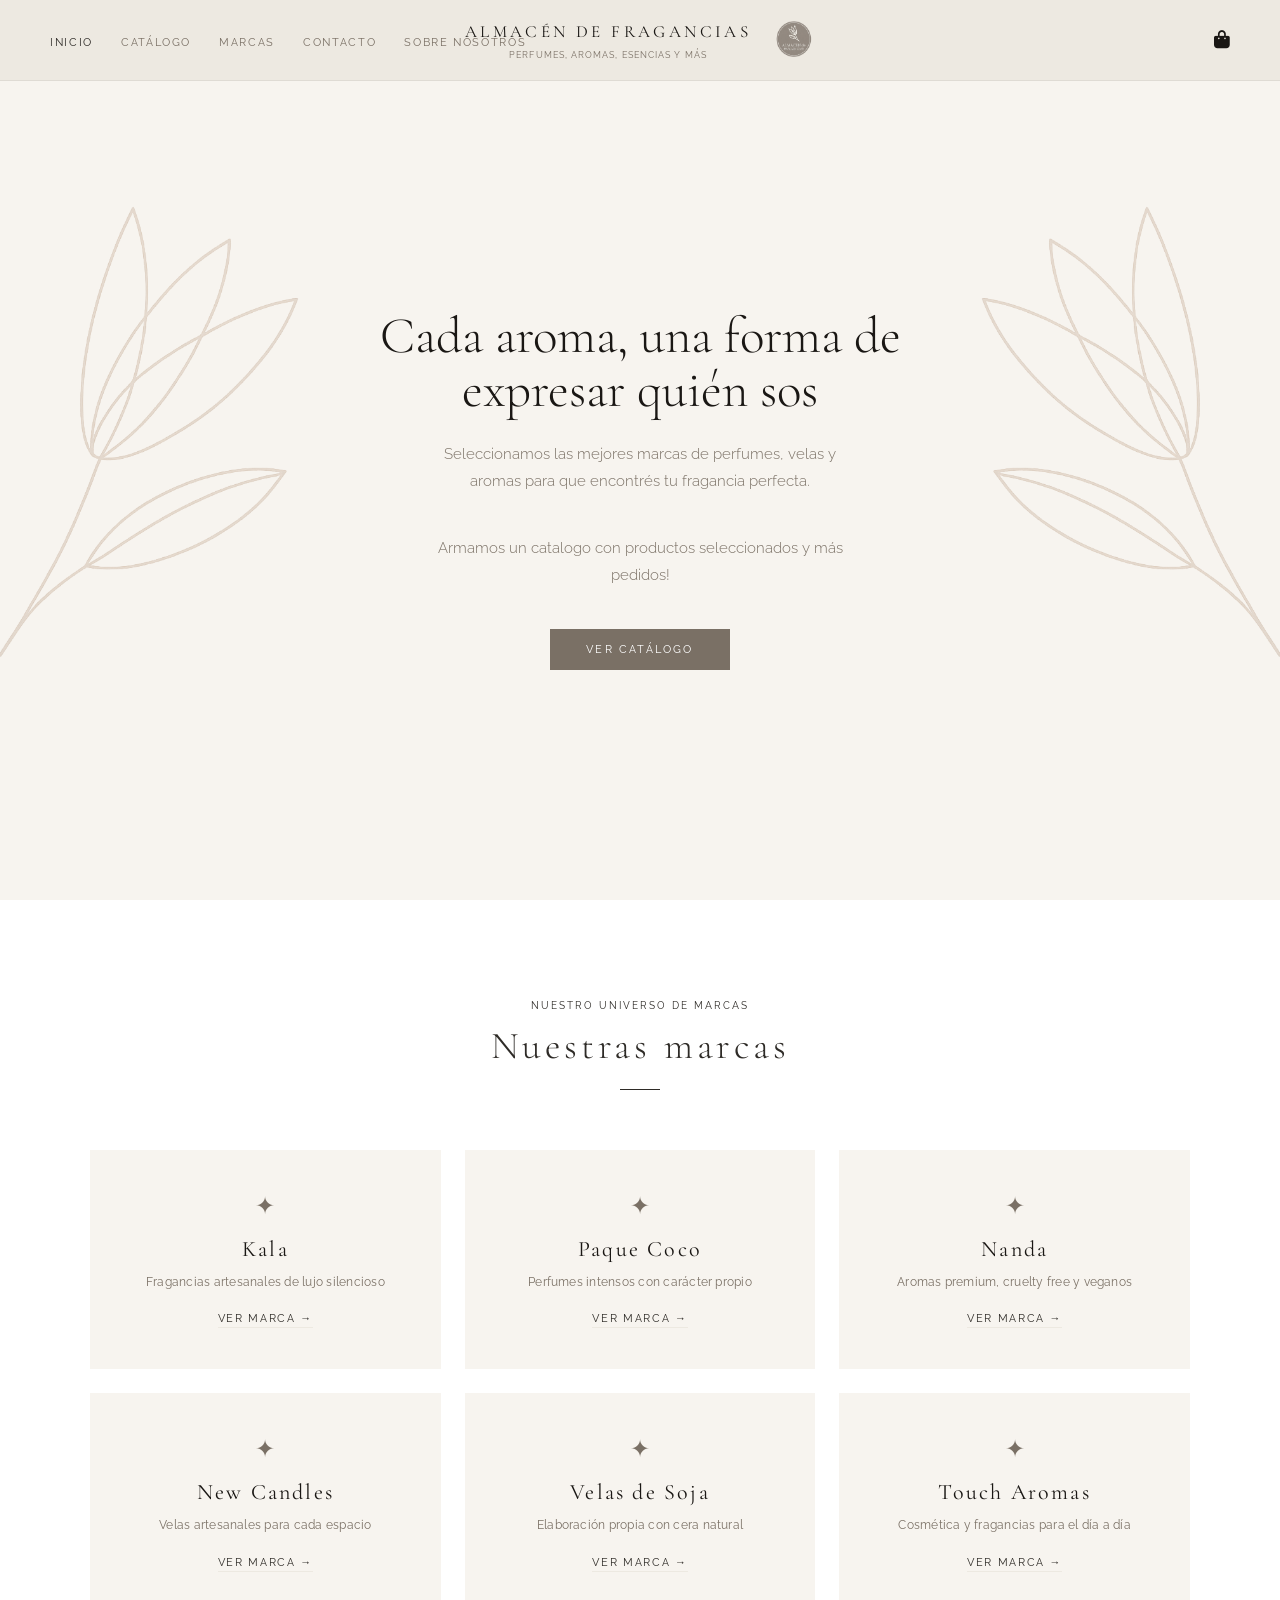
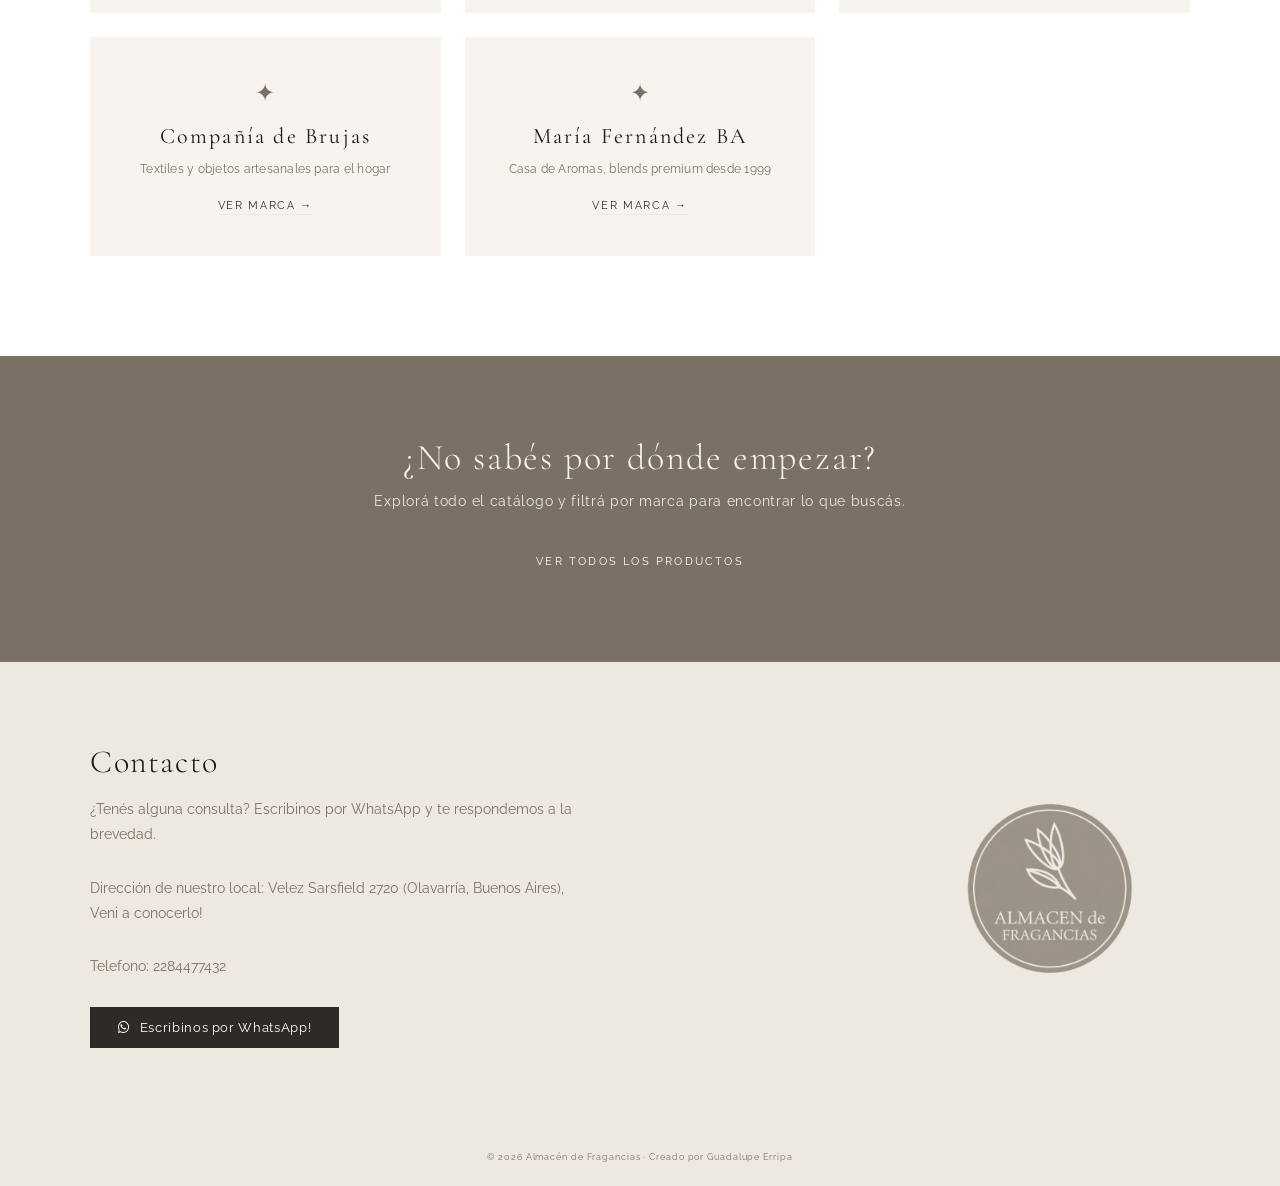
<file: index.html>
<!DOCTYPE html>
<html lang="es">
<head>
  <meta charset="UTF-8">
  <meta name="viewport" content="width=device-width, initial-scale=1.0, maximum-scale=1.0, user-scalable=no">
  <title>Almacén de Fragancias</title>
  <link href="https://fonts.googleapis.com/css2?family=Cormorant+Garamond:ital,wght@0,300;0,400;0,500;1,300;1,400&family=Raleway:wght@300;400;500&display=swap" rel="stylesheet">
  <link rel="stylesheet" href="https://cdnjs.cloudflare.com/ajax/libs/font-awesome/6.4.2/css/all.min.css">
  <link rel="stylesheet" href="style.css">
  <link rel="icon" type="image/png" href="img/LOGOADF.png">
</head>
<body>

<header>
    <nav class="navbar">
      <button class="menu-toggle" id="menuToggle">
        <span></span><span></span><span></span>
      </button>
      <div class="logo" style="display:flex; align-items:center; gap:10px;">
        <a href="index.html">
          <h1>ALMACÉN DE FRAGANCIAS</h1>
          <p>Perfumes, aromas, esencias y más</p>
        </a>
        <img src="img/LOGOADF.png" alt="Logo" class="logo-redondo">
      </div>
      <ul class="nav-links" id="navLinks">
        <li><a href="index.html" class="active">INICIO</a></li>
        <li><a href="catalogo.html">CATÁLOGO</a></li>
        <li class="nav-marcas">
          <a href="#" class="marcas-toggle">MARCAS</a>
          <ul class="marcas-dropdown">
            <li><a href="kala.html">Kala</a></li>
            <li><a href="paque.html">Paque Coco</a></li>
            <li><a href="nanda.html">Nanda</a></li>
            <li><a href="candles.html">New Candles</a></li>
            <li><a href="velas.html">Velas de Soja</a></li>
            <li><a href="touch.html">Touch Aromas</a></li>
            <li><a href="brujas.html">Compañía de Brujas</a></li>
            <li><a href="mariafernandez.html">María Fernández BA</a></li>
            <li><a href="catalogo.html">Ver todas</a></li>
          </ul>
        </li>
        <li><a href="#contacto">CONTACTO</a></li>
        <li><a href="Sobrenosotros.html">SOBRE NOSOTROS</a></li>
      </ul>
      <a href="#" class="bag" id="openCart">
        <i class="fa-solid fa-bag-shopping"></i>
        <span class="cart-badge" id="cart-count-badge">0</span>
      </a>
    </nav>
  </header>

  <div class="overlay" id="overlay"></div>

  <!-- HERO -->
  <section class="hero-index">
    <div class="hero-content">
      <h1 class="hero-title">Cada aroma, una forma de expresar quién sos</h1>
      <p class="hero-sub">Seleccionamos las mejores marcas de perfumes, velas y aromas para que encontrés tu fragancia perfecta.</p>
      <p class="hero-sub">Armamos un catalogo con productos seleccionados y más pedidos!</p>
      <a href="catalogo.html" class="btn-hero">Ver catálogo</a>
    </div>
    <div class="hero-decoration">
  <img src="img/florAlmacen.png" class="hero-flor" alt="">
</div>
  <div class="hero-decoration-left">
    <img src="img/florAlmacen.png" class="hero-flor-left" alt="">
  </div>
  </section>

  <!-- MARCAS -->
  <section class="marcas-section" id="marcas">
    <div class="section-header">
      <p class="section-eyebrow">Nuestro universo de marcas</p>
      <h2 class="section-title">Nuestras marcas</h2>
      <div class="section-line"></div>
    </div>
    <div class="marcas-grid">
      <a href="kala.html" class="marca-card">
        <div class="marca-icon">✦</div>
        <h3>Kala</h3>
        <p>Fragancias artesanales de lujo silencioso</p>
        <span class="marca-link">Ver marca →</span>
      </a>
      <a href="paque.html" class="marca-card">
        <div class="marca-icon">✦</div>
        <h3>Paque Coco</h3>
        <p>Perfumes intensos con carácter propio</p>
        <span class="marca-link">Ver marca →</span>
      </a>
      <a href="nanda.html" class="marca-card">
        <div class="marca-icon">✦</div>
        <h3>Nanda</h3>
        <p>Aromas premium, cruelty free y veganos</p>
        <span class="marca-link">Ver marca →</span>
      </a>
      <a href="candles.html" class="marca-card">
        <div class="marca-icon">✦</div>
        <h3>New Candles</h3>
        <p>Velas artesanales para cada espacio</p>
        <span class="marca-link">Ver marca →</span>
      </a>
      <a href="velas.html" class="marca-card">
        <div class="marca-icon">✦</div>
        <h3>Velas de Soja</h3>
        <p>Elaboración propia con cera natural</p>
        <span class="marca-link">Ver marca →</span>
      </a>
      <a href="touch.html" class="marca-card">
        <div class="marca-icon">✦</div>
        <h3>Touch Aromas</h3>
        <p>Cosmética y fragancias para el día a día</p>
        <span class="marca-link">Ver marca →</span>
      </a>
      <a href="brujas.html" class="marca-card">
        <div class="marca-icon">✦</div>
        <h3>Compañía de Brujas</h3>
        <p>Textiles y objetos artesanales para el hogar</p>
        <span class="marca-link">Ver marca →</span>
      </a>
      <a href="mariafernandez.html" class="marca-card">
        <div class="marca-icon">✦</div>
        <h3>María Fernández BA</h3>
        <p>Casa de Aromas, blends premium desde 1999</p>
        <span class="marca-link">Ver marca →</span>
      </a>
    </div>
  </section>

  <!-- CTA -->
  <section class="cta-section">
    <div class="cta-content">
      <h2>¿No sabés por dónde empezar?</h2>
      <p>Explorá todo el catálogo y filtrá por marca para encontrar lo que buscás.</p>
      <a href="catalogo.html" class="btn-cta">Ver todos los productos</a>
    </div>
  </section>

  <!-- CONTACTO -->
  <section class="contacto-section" id="contacto">
    <div class="contacto-grid">
      <div class="contacto-info">
        <h3>Contacto</h3>
        <p>¿Tenés alguna consulta? Escribinos por WhatsApp y te respondemos a la brevedad.</p>
        <p>Dirección de nuestro local: Velez Sarsfield 2720 (Olavarría, Buenos Aires), Veni a conocerlo!</p>
        <p>Telefono: 2284477432 </p>
        <a href="https://wa.me/5492284582125" target="_blank" class="btn-whatsapp-contacto">
          <i class="fa-brands fa-whatsapp"></i> Escribinos por WhatsApp!
        </a>
      </div>
      <div class="contacto-logo">
        <img src="img/LOGOADF.png" alt="Almacén de Fragancias" class="contacto-logo-img">
      </div>
    </div>
  </section>

  <footer>
    <p>© 2026 Almacén de Fragancias · Creado por Guadalupe Erripa</p>
  </footer>

  <!-- CARRITO LATERAL -->
  <div id="cartOverlay" class="cart-overlay">
    <div class="cart-panel">
      <button id="closeCart" class="close-btn">&times;</button>
      <h2 class="cart-title">MI SELECCIÓN (<span id="cart-count">0</span>)</h2>
      <div id="cart-content" class="cart-content">
        <p class="empty-cart">Tu selección está vacía</p>
      </div>
      <div class="cart-footer" id="cart-footer-actions" style="display:none">
        <button class="btn-whatsapp" id="btnWhatsapp">
          <i class="fa-brands fa-whatsapp"></i> Hacer pedido por WhatsApp
        </button>
        <button class="btn-clear-cart" id="btnClearCart">Vaciar selección</button>
      </div>
    </div>
  </div>

  <script src="script.js"></script>
  <script>
    document.addEventListener("DOMContentLoaded", function () {
      const toggle = document.querySelector('.marcas-toggle');
      const li = document.querySelector('.nav-marcas');
      if (toggle && li) {
        toggle.addEventListener('click', function (e) {
          e.preventDefault();
          e.stopImmediatePropagation();
          li.classList.toggle('open');
        });
        document.addEventListener('click', function (e) {
          if (!li.contains(e.target)) li.classList.remove('open');
        });
      }
    });
  </script>
</body>
</html>
</file>
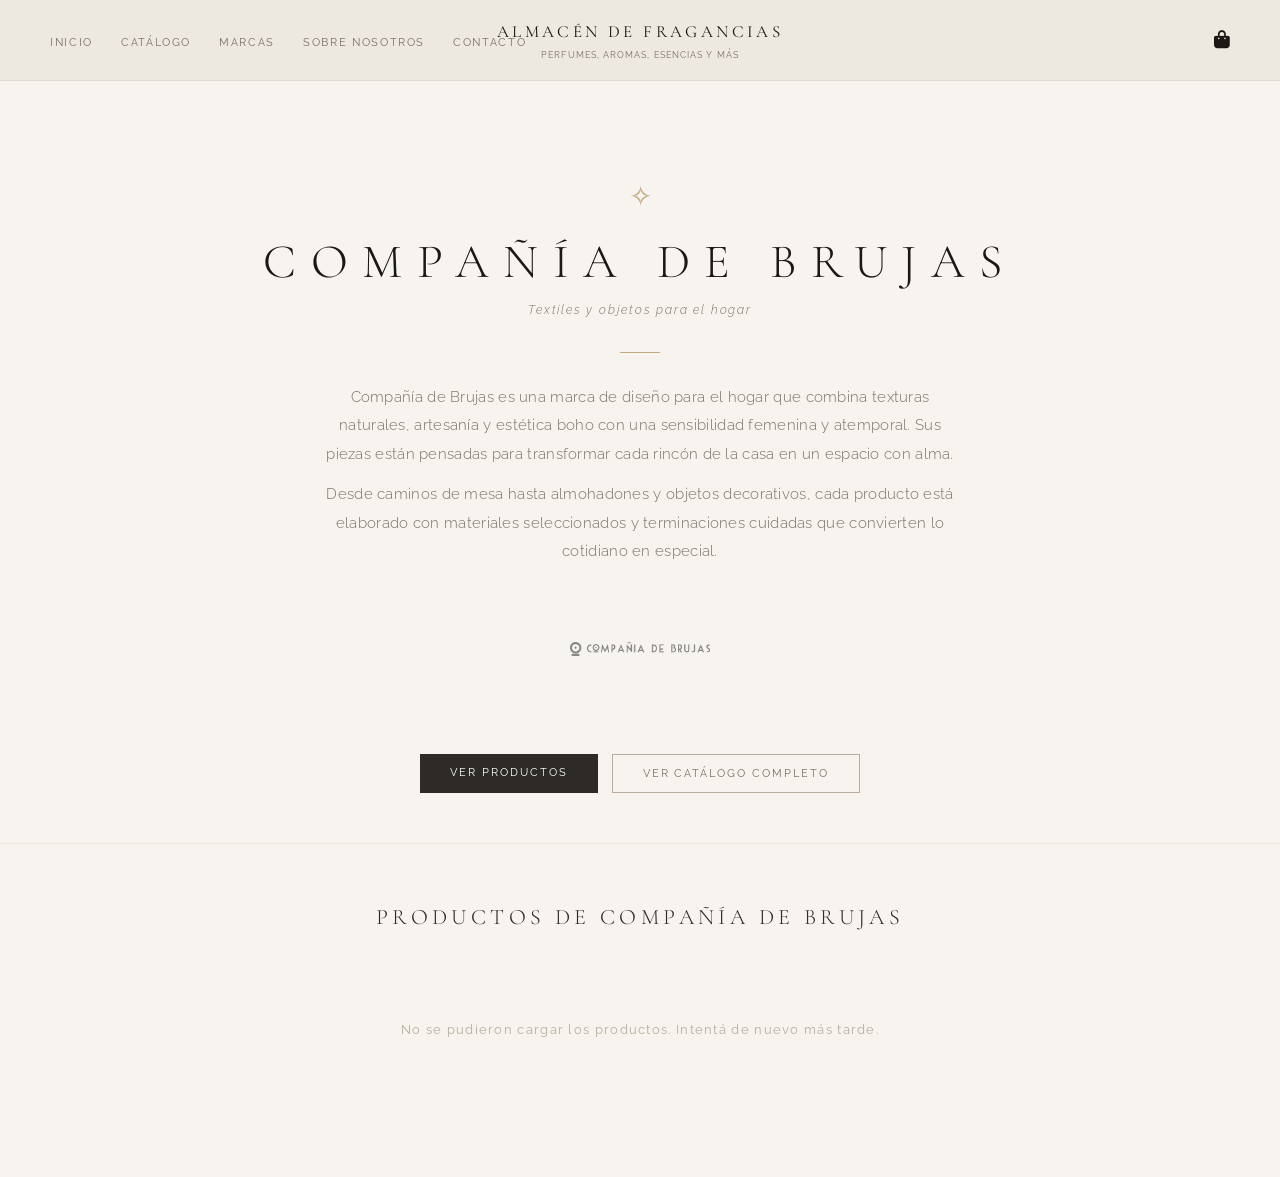
<file: Brujas.html>
<!DOCTYPE html>
<html lang="es">
<head>
  <meta charset="UTF-8">
  <meta name="viewport" content="width=device-width, initial-scale=1.0, maximum-scale=1.0, user-scalable=no">
  <title>Compañía de Brujas – Almacén de Fragancias</title>
  <link href="https://fonts.googleapis.com/css2?family=Cormorant+Garamond:ital,wght@0,300;0,400;0,500;1,300;1,400&family=Raleway:wght@300;400;500&display=swap" rel="stylesheet">
  <link rel="stylesheet" href="https://cdnjs.cloudflare.com/ajax/libs/font-awesome/6.4.2/css/all.min.css">
  <link rel="stylesheet" href="style.css">
  <link rel="icon" type="image/png" href="img/LOGOADF.png">
</head>
<body>

  <header>
    <nav class="navbar">
      <button class="menu-toggle" id="menuToggle"><span></span><span></span><span></span></button>
      <div class="logo">
        <a href="index.html">
          <h1>ALMACÉN DE FRAGANCIAS</h1>
          <p>Perfumes, aromas, esencias y más</p>
        </a>
      </div>
      <ul class="nav-links" id="navLinks">
        <li><a href="index.html">INICIO</a></li>
        <li><a href="catalogo.html">CATÁLOGO</a></li>
        <li class="nav-marcas">
          <a href="#" class="marcas-toggle">MARCAS</a>
          <ul class="marcas-dropdown">
            <li><a href="kala.html">Kala</a></li>
            <li><a href="paque.html">Paque Coco</a></li>
            <li><a href="nanda.html">Nanda</a></li>
            <li><a href="candles.html">New Candles</a></li>
            <li><a href="velas.html">Velas de Soja</a></li>
            <li><a href="touch.html">Touch Aromas</a></li>
            <li><a href="brujas.html">Compañía de Brujas</a></li>
            <li><a href="mariafernandez.html">María Fernández BA</a></li>
            <li><a href="catalogo.html">Ver todas</a></li>
          </ul>
        </li>
        <li><a href="Sobrenosotros.html">SOBRE NOSOTROS</a></li>
        <li><a href="index.html#contacto">CONTACTO</a></li>
      </ul>
      <a href="#" class="bag" id="openCart">
        <i class="fa-solid fa-bag-shopping"></i>
        <span class="cart-badge" id="cart-count-badge">0</span>
      </a>
    </nav>
  </header>

  <div class="overlay" id="overlay"></div>

  <div class="brand-page">
    <div class="brand-hero">
      <div class="brand-icon">✧</div>
      <h1>Compañía de Brujas</h1>
      <p class="subtitle">Textiles y objetos para el hogar</p>
      <div class="brand-divider"></div>
      <p>Compañía de Brujas es una marca de diseño para el hogar que combina texturas naturales, artesanía y estética boho con una sensibilidad femenina y atemporal. Sus piezas están pensadas para transformar cada rincón de la casa en un espacio con alma.</p>
      <p>Desde caminos de mesa hasta almohadones y objetos decorativos, cada producto está elaborado con materiales seleccionados y terminaciones cuidadas que convierten lo cotidiano en especial.</p>
      <div class="brand-logo-wrap">
        <img src="img/logoBrujas.png" alt="Compañía de Brujas" class="brand-logo-img">
      </div>
      <div class="brand-actions">
        <a href="catalogo.html?marca=Compañía de Brujas" class="btn-ver-catalogo">Ver productos</a>
        <a href="catalogo.html" class="btn-volver">Ver catálogo completo</a>
      </div>
    </div>

    <div class="brand-productos">
      <h3>Productos de Compañía de Brujas</h3>
      <div id="catalogo" class="productos-grid" data-marca="Compañía de Brujas"></div>
    </div>
  </div>

  <div id="cartOverlay" class="cart-overlay">
    <div class="cart-panel">
      <button id="closeCart" class="close-btn">&times;</button>
      <h2 class="cart-title">MI SELECCIÓN (<span id="cart-count">0</span>)</h2>
      <div id="cart-content" class="cart-content">
        <p class="empty-cart">Tu selección está vacía</p>
        <a href="catalogo.html" class="btn-ver-catalogo-empty">Ver catálogo</a>
      </div>
      <div class="cart-footer" id="cart-footer-actions" style="display:none">
        <button class="btn-whatsapp" id="btnWhatsapp">
          <i class="fa-brands fa-whatsapp"></i> Hacer pedido por WhatsApp
        </button>
        <button class="btn-clear-cart" id="btnClearCart">Vaciar selección</button>
      </div>
    </div>
  </div>

  <script src="script.js"></script>
  <script>
    document.addEventListener("DOMContentLoaded", function () {
      const toggle = document.querySelector('.marcas-toggle');
      const li = document.querySelector('.nav-marcas');
      if (toggle && li) {
        toggle.addEventListener('click', function (e) { e.preventDefault(); e.stopImmediatePropagation(); li.classList.toggle('open'); });
        document.addEventListener('click', function (e) { if (!li.contains(e.target)) li.classList.remove('open'); });
      }
    });
  </script>
</body>
</html>
</file>
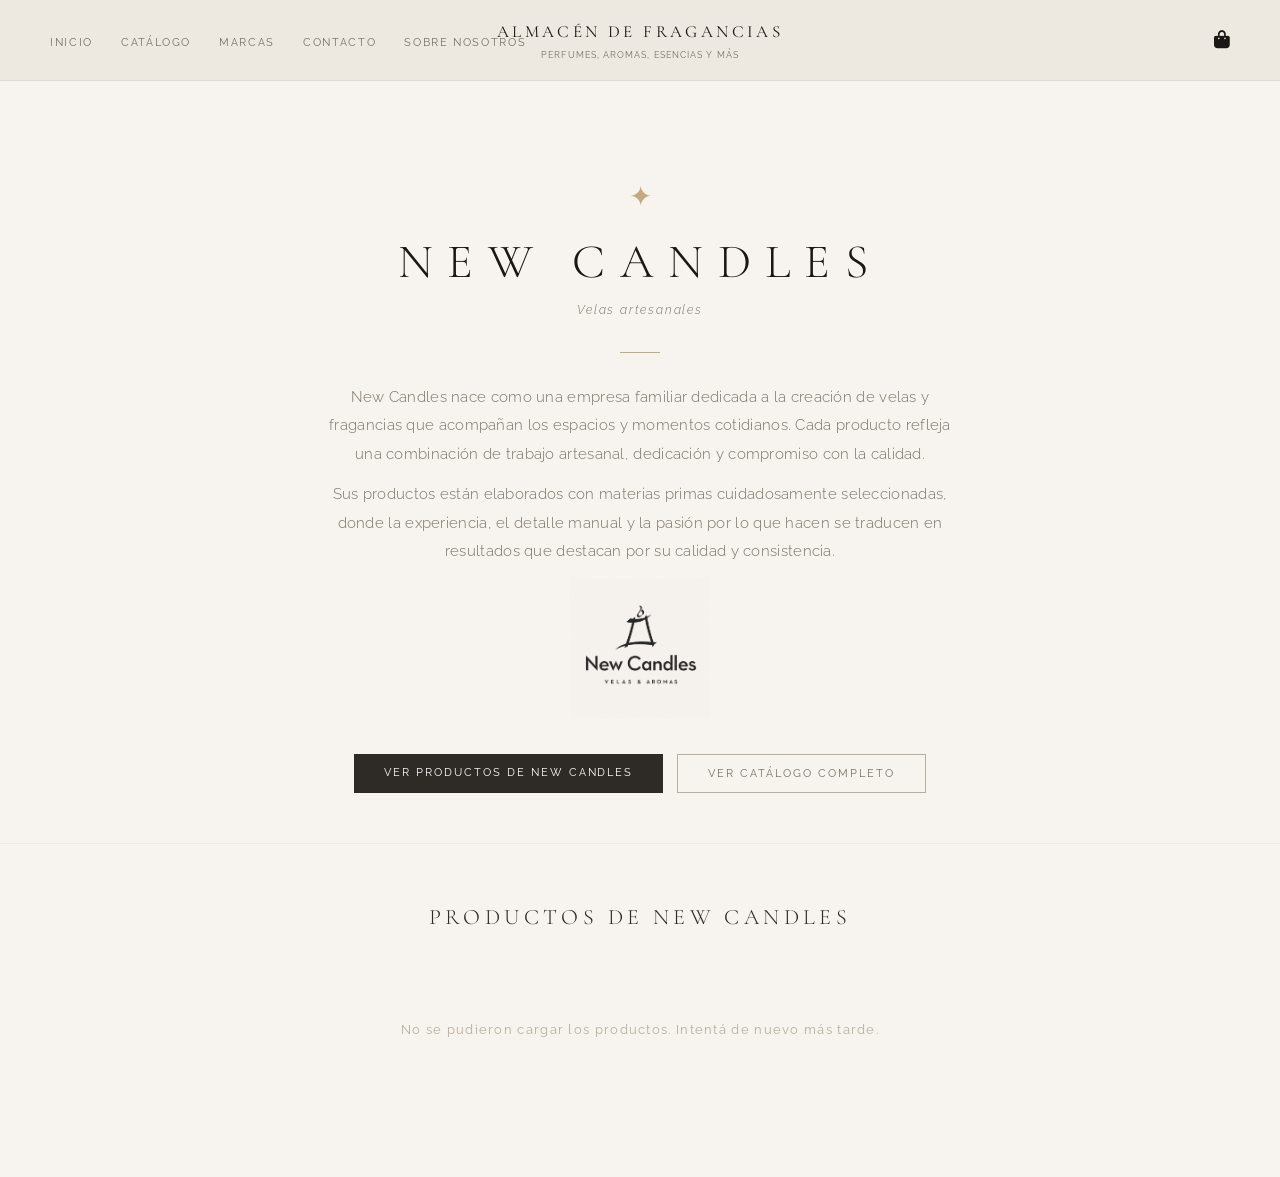
<file: candles.html>
<!DOCTYPE html>
<html lang="es">
<head>
  <meta charset="UTF-8">
  <meta name="viewport" content="width=device-width, initial-scale=1.0, maximum-scale=1.0, user-scalable=no">
  <title>New Candles – Almacén de Fragancias</title>
  <link href="https://fonts.googleapis.com/css2?family=Cormorant+Garamond:ital,wght@0,300;0,400;0,500;1,300;1,400&family=Raleway:wght@300;400;500&display=swap" rel="stylesheet">
  <link rel="stylesheet" href="https://cdnjs.cloudflare.com/ajax/libs/font-awesome/6.4.2/css/all.min.css">
  <link rel="stylesheet" href="style.css">
  <link rel="icon" type="image/png" href="img/LOGOADF.png">
</head>
<body>

  <header>
    <nav class="navbar">
      <button class="menu-toggle" id="menuToggle"><span></span><span></span><span></span></button>
      <div class="logo">
        <a href="index.html">
          <h1>ALMACÉN DE FRAGANCIAS</h1>
          <p>Perfumes, aromas, esencias y más</p>
        </a>
      </div>
      <ul class="nav-links" id="navLinks">
        <li><a href="index.html">INICIO</a></li>
        <li><a href="catalogo.html">CATÁLOGO</a></li>
        <li class="nav-marcas">
          <a href="#" class="marcas-toggle">MARCAS</a>
          <ul class="marcas-dropdown">
            <li><a href="kala.html">Kala</a></li>
            <li><a href="paque.html">Paque Coco</a></li>
            <li><a href="nanda.html">Nanda</a></li>
            <li><a href="candles.html">New Candles</a></li>
            <li><a href="velas.html">Velas de Soja</a></li>
            <li><a href="touch.html">Touch Aromas</a></li>
            <li><a href="brujas.html">Compañía de Brujas</a></li>
            <li><a href="mariafernandez.html">María Fernández BA</a></li>
            <li><a href="catalogo.html">Ver todas</a></li>
          </ul>
        </li>
        <li><a href="index.html#contacto">CONTACTO</a></li>
        <li><a href="Sobrenosotros.html">SOBRE NOSOTROS</a></li>
      </ul>
      <a href="#" class="bag" id="openCart">
        <i class="fa-solid fa-bag-shopping"></i>
        <span class="cart-badge" id="cart-count-badge">0</span>
      </a>
    </nav>
  </header>

  <div class="overlay" id="overlay"></div>

  <div class="brand-page">
    <div class="brand-hero">
      <div class="brand-icon">✦</div>
      <h1>New Candles</h1>
      <p class="subtitle">Velas artesanales</p>
      <div class="brand-divider"></div>
      <p>New Candles nace como una empresa familiar dedicada a la creación de velas y fragancias que acompañan los espacios y momentos cotidianos. Cada producto refleja una combinación de trabajo artesanal, dedicación y compromiso con la calidad.</p>
      <p>Sus productos están elaborados con materias primas cuidadosamente seleccionadas, donde la experiencia, el detalle manual y la pasión por lo que hacen se traducen en resultados que destacan por su calidad y consistencia.</p>
      <div class="brand-logo-wrap">
        <img src="img/logoCandles.png" alt="New Candles" class="brand-logo-img">
      </div>
      <div class="brand-actions">
        <a href="catalogo.html?marca=New Candles" class="btn-ver-catalogo">Ver productos de New Candles</a>
        <a href="catalogo.html" class="btn-volver">Ver catálogo completo</a>
      </div>
    </div>

    <div class="brand-productos">
      <h3>Productos de New Candles</h3>
      <div id="catalogo" class="productos-grid" data-marca="New Candles"></div>
    </div>
  </div>

  <!-- CARRITO LATERAL -->
  <div id="cartOverlay" class="cart-overlay">
    <div class="cart-panel">
      <button id="closeCart" class="close-btn">&times;</button>
      <h2 class="cart-title">MI SELECCIÓN (<span id="cart-count">0</span>)</h2>
      <div id="cart-content" class="cart-content">
        <p class="empty-cart">Tu selección está vacía</p>
      </div>
      <div class="cart-footer" id="cart-footer-actions" style="display:none">
        <button class="btn-whatsapp" id="btnWhatsapp">
          <i class="fa-brands fa-whatsapp"></i> Hacer pedido por WhatsApp
        </button>
        <button class="btn-clear-cart" id="btnClearCart">Vaciar selección</button>
      </div>
    </div>
  </div>

  <script src="script.js"></script>
  <script>
    document.addEventListener("DOMContentLoaded", function () {
      const toggle = document.querySelector('.marcas-toggle');
      const li = document.querySelector('.nav-marcas');
      if (toggle && li) {
        toggle.addEventListener('click', function (e) { e.preventDefault(); e.stopImmediatePropagation(); li.classList.toggle('open'); });
        document.addEventListener('click', function (e) { if (!li.contains(e.target)) li.classList.remove('open'); });
      }
    });
  </script>
</body>
</html>
</file>
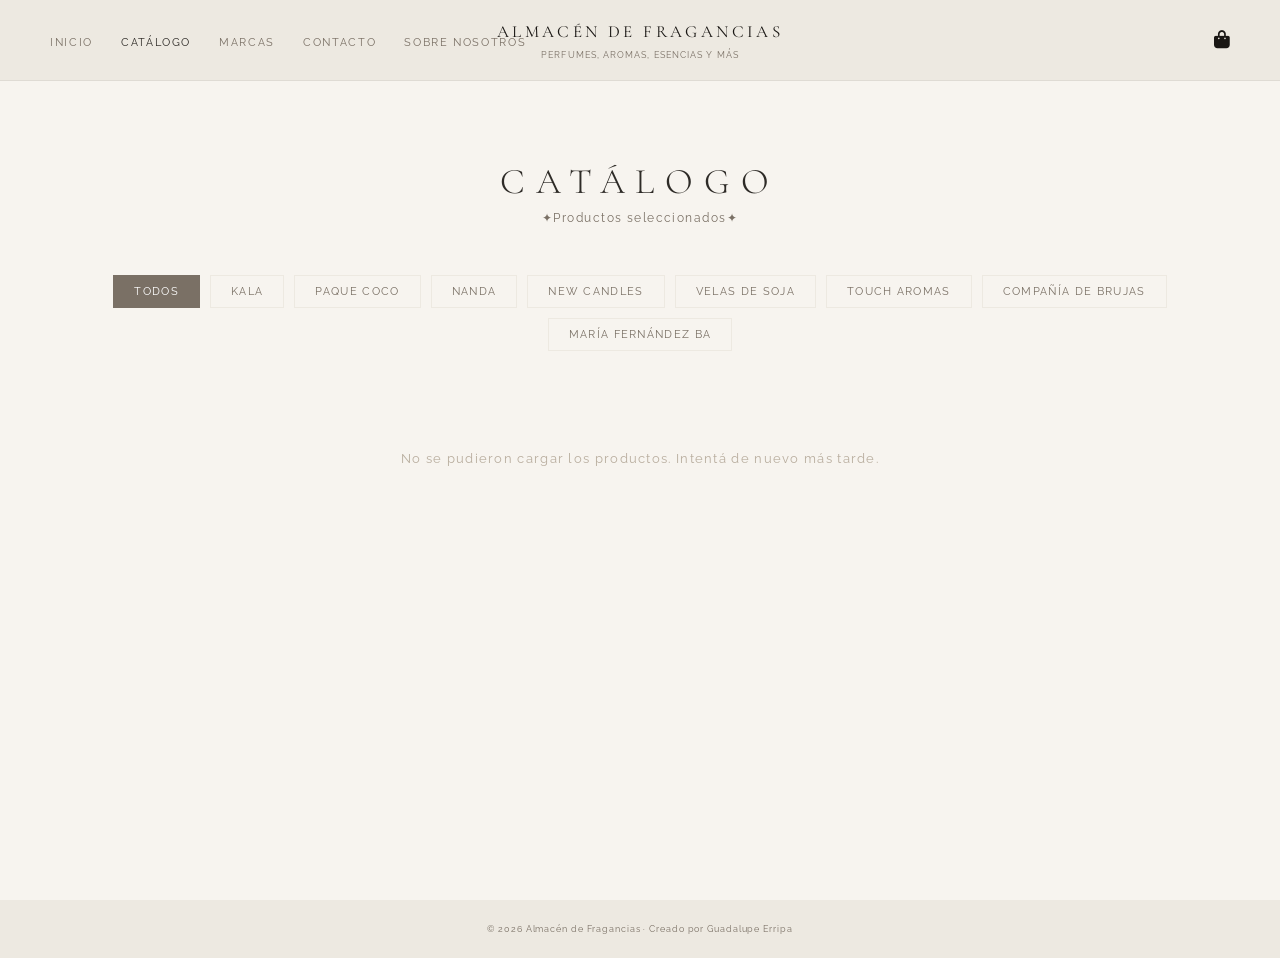
<file: catalogo.html>
<!DOCTYPE html>
<html lang="es">
<head>
  <meta charset="UTF-8">
  <meta name="viewport" content="width=device-width, initial-scale=1.0, maximum-scale=1.0, user-scalable=no">
  <title>Catálogo – Almacén de Fragancias</title>
  <link href="https://fonts.googleapis.com/css2?family=Cormorant+Garamond:ital,wght@0,300;0,400;0,500;1,300;1,400&family=Raleway:wght@300;400;500&display=swap" rel="stylesheet">
  <link rel="stylesheet" href="https://cdnjs.cloudflare.com/ajax/libs/font-awesome/6.4.2/css/all.min.css">
  <link rel="stylesheet" href="style.css">
  <link rel="icon" type="image/png" href="img/LOGOADF.png">
</head>
<body>

  <header>
    <nav class="navbar">
      <button class="menu-toggle" id="menuToggle">
        <span></span><span></span><span></span>
      </button>
      <div class="logo">
        <a href="index.html">
          <h1>ALMACÉN DE FRAGANCIAS</h1>
          <p>Perfumes, aromas, esencias y más</p>
        </a>
      </div>
      <ul class="nav-links" id="navLinks">
        <li><a href="index.html">INICIO</a></li>
        <li><a href="catalogo.html" class="active">CATÁLOGO</a></li>
        <li class="nav-marcas">
          <a href="#" class="marcas-toggle">MARCAS</a>
          <ul class="marcas-dropdown">
            <li><a href="kala.html">Kala</a></li>
            <li><a href="paque.html">Paque Coco</a></li>
            <li><a href="nanda.html">Nanda</a></li>
            <li><a href="candles.html">New Candles</a></li>
            <li><a href="velas.html">Velas de Soja</a></li>
            <li><a href="touch.html">Touch Aromas</a></li>
            <li><a href="brujas.html">Compañía de Brujas</a></li>
            <li><a href="mariafernandez.html">María Fernández BA</a></li>
            <li><a href="catalogo.html">Ver todas</a></li>
          </ul>
        </li>
        <li><a href="index.html#contacto">CONTACTO</a></li>
        <li><a href="Sobrenosotros.html">SOBRE NOSOTROS</a></li>
      </ul>
      <a href="#" class="bag" id="openCart">
        <i class="fa-solid fa-bag-shopping"></i>
        <span class="cart-badge" id="cart-count-badge">0</span>
      </a>
    </nav>
  </header>

  <div class="overlay" id="overlay"></div>

  <section class="catalogo-page">
    <div class="catalogo-header">
      <h2>CATÁLOGO</h2>
      <p>✦Productos seleccionados✦</p>
    </div>

    <!-- FILTROS -->
    <div class="filtros-wrap">
      <button class="filtro-btn active" data-filtro="todos">Todos</button>
      <button class="filtro-btn" data-filtro="Kala">Kala</button>
      <button class="filtro-btn" data-filtro="Paque Coco">Paque Coco</button>
      <button class="filtro-btn" data-filtro="Nanda">Nanda</button>
      <button class="filtro-btn" data-filtro="New Candles">New Candles</button>
      <button class="filtro-btn" data-filtro="Velas de Soja">Velas de Soja</button>
      <button class="filtro-btn" data-filtro="Touch Aromas">Touch Aromas</button>
      <button class="filtro-btn" data-filtro="Compañía de Brujas">Compañía de Brujas</button>
      <button class="filtro-btn" data-filtro="María Fernández BA">María Fernández BA</button>
    </div>

    <!-- PRODUCTOS -->
    <div id="catalogo" class="productos-grid"></div>
  </section>

  <footer>
    <p>© 2026 Almacén de Fragancias · Creado por Guadalupe Erripa</p>
  </footer>

  <!-- CARRITO LATERAL -->
  <div id="cartOverlay" class="cart-overlay">
    <div class="cart-panel">
      <button id="closeCart" class="close-btn">&times;</button>
      <h2 class="cart-title">MI SELECCIÓN (<span id="cart-count">0</span>)</h2>
      <div id="cart-content" class="cart-content">
        <p class="empty-cart">Tu selección está vacía</p>
      </div>
      <div class="cart-footer" id="cart-footer-actions" style="display:none">
        <button class="btn-whatsapp" id="btnWhatsapp">
          <i class="fa-brands fa-whatsapp"></i> Hacer pedido por WhatsApp
        </button>
        <button class="btn-clear-cart" id="btnClearCart">Vaciar selección</button>
      </div>
    </div>
  </div>

  <script src="script.js"></script>
  <script>
    document.addEventListener("DOMContentLoaded", function () {
      // Dropdown marcas nav
      const toggle = document.querySelector('.marcas-toggle');
      const li = document.querySelector('.nav-marcas');
      if (toggle && li) {
        toggle.addEventListener('click', function (e) {
          e.preventDefault();
          e.stopImmediatePropagation();
          li.classList.toggle('open');
        });
        document.addEventListener('click', function (e) {
          if (!li.contains(e.target)) li.classList.remove('open');
        });
      }

      // Filtros
      const filtros = document.querySelectorAll('.filtro-btn');
      filtros.forEach(btn => {
        btn.addEventListener('click', () => {
          filtros.forEach(b => b.classList.remove('active'));
          btn.classList.add('active');
          const filtro = btn.dataset.filtro;
          renderCatalogo(filtro === 'todos' ? null : filtro);
        });
      });

      // Chequear si hay filtro en URL (ej: catalogo.html?marca=Nanda)
      const params = new URLSearchParams(window.location.search);
      const marcaParam = params.get('marca');
      if (marcaParam) {
        filtros.forEach(b => {
          b.classList.remove('active');
          if (b.dataset.filtro === marcaParam) b.classList.add('active');
        });
        renderCatalogo(marcaParam);
      }
    });
  </script>
</body>
</html>
</file>
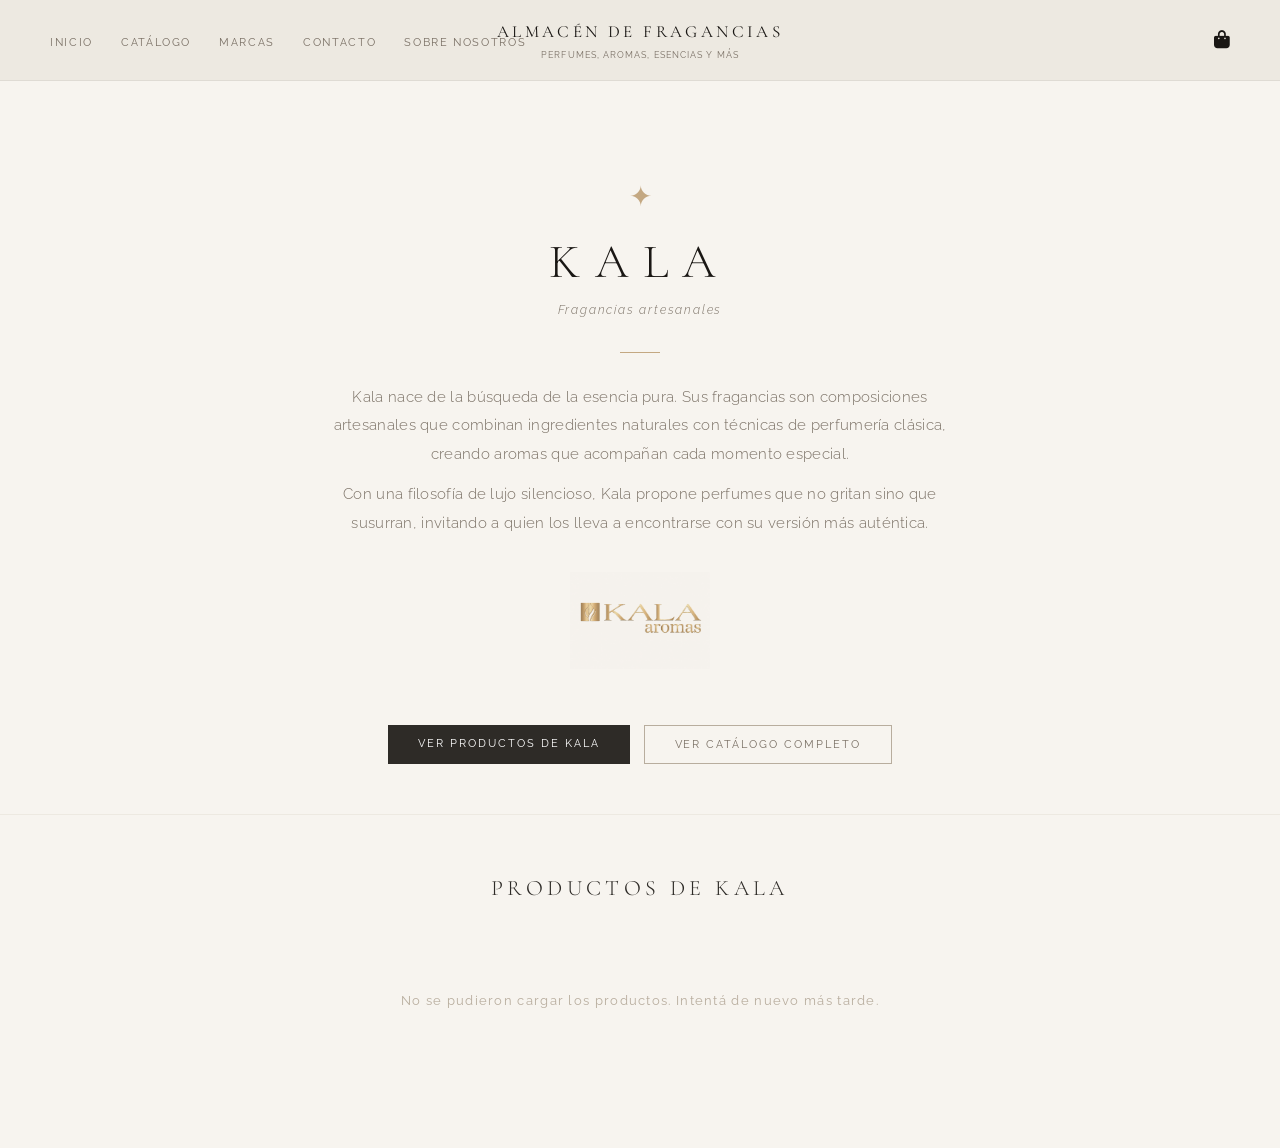
<file: kala.html>
<!DOCTYPE html>
<html lang="es">
<head>
  <meta charset="UTF-8">
  <meta name="viewport" content="width=device-width, initial-scale=1.0, maximum-scale=1.0, user-scalable=no">
  <title>Kala – Almacén de Fragancias</title>
  <link href="https://fonts.googleapis.com/css2?family=Cormorant+Garamond:ital,wght@0,300;0,400;0,500;1,300;1,400&family=Raleway:wght@300;400;500&display=swap" rel="stylesheet">
  <link rel="stylesheet" href="https://cdnjs.cloudflare.com/ajax/libs/font-awesome/6.4.2/css/all.min.css">
  <link rel="stylesheet" href="style.css">
  <link rel="icon" type="image/png" href="img/LOGOADF.png">
</head>
<body>

  <header>
    <nav class="navbar">
      <button class="menu-toggle" id="menuToggle"><span></span><span></span><span></span></button>
      <div class="logo">
        <a href="index.html">
          <h1>ALMACÉN DE FRAGANCIAS</h1>
          <p>Perfumes, aromas, esencias y más</p>
        </a>
      </div>
      <ul class="nav-links" id="navLinks">
        <li><a href="index.html">INICIO</a></li>
        <li><a href="catalogo.html">CATÁLOGO</a></li>
        <li class="nav-marcas">
          <a href="#" class="marcas-toggle">MARCAS</a>
          <ul class="marcas-dropdown">
            <li><a href="kala.html">Kala</a></li>
            <li><a href="paque.html">Paque Coco</a></li>
            <li><a href="nanda.html">Nanda</a></li>
            <li><a href="candles.html">New Candles</a></li>
            <li><a href="velas.html">Velas de Soja</a></li>
            <li><a href="touch.html">Touch Aromas</a></li>
            <li><a href="brujas.html">Compañía de Brujas</a></li>
            <li><a href="mariafernandez.html">María Fernández BA</a></li>
            <li><a href="catalogo.html">Ver todas</a></li>
          </ul>
        </li>
        <li><a href="index.html#contacto">CONTACTO</a></li>
        <li><a href="Sobrenosotros.html">SOBRE NOSOTROS</a></li>
      </ul>
      <a href="#" class="bag" id="openCart">
        <i class="fa-solid fa-bag-shopping"></i>
        <span class="cart-badge" id="cart-count-badge">0</span>
      </a>
    </nav>
  </header>

  <div class="overlay" id="overlay"></div>

  <div class="brand-page">
    <div class="brand-hero">
      <div class="brand-icon">✦</div>
      <h1>Kala</h1>
      <p class="subtitle">Fragancias artesanales</p>
      <div class="brand-divider"></div>
      <p>Kala nace de la búsqueda de la esencia pura. Sus fragancias son composiciones artesanales que combinan ingredientes naturales con técnicas de perfumería clásica, creando aromas que acompañan cada momento especial.</p>
      <p>Con una filosofía de lujo silencioso, Kala propone perfumes que no gritan sino que susurran, invitando a quien los lleva a encontrarse con su versión más auténtica.</p>
      <div class="brand-logo-wrap">
        <img src="img/logoKala.png" alt="Kala" class="brand-logo-img">
      </div>
      <div class="brand-actions">
        <a href="catalogo.html?marca=Kala" class="btn-ver-catalogo">Ver productos de Kala</a>
        <a href="catalogo.html" class="btn-volver">Ver catálogo completo</a>
      </div>
    </div>

    <div class="brand-productos">
      <h3>Productos de Kala</h3>
      <div id="catalogo" class="productos-grid" data-marca="Kala"></div>
    </div>
  </div>

  <!-- CARRITO LATERAL -->
  <div id="cartOverlay" class="cart-overlay">
    <div class="cart-panel">
      <button id="closeCart" class="close-btn">&times;</button>
      <h2 class="cart-title">MI SELECCIÓN (<span id="cart-count">0</span>)</h2>
      <div id="cart-content" class="cart-content">
        <p class="empty-cart">Tu selección está vacía</p>
      </div>
      <div class="cart-footer" id="cart-footer-actions" style="display:none">
        <button class="btn-whatsapp" id="btnWhatsapp">
          <i class="fa-brands fa-whatsapp"></i> Hacer pedido por WhatsApp
        </button>
        <button class="btn-clear-cart" id="btnClearCart">Vaciar selección</button>
      </div>
    </div>
  </div>

  <script src="script.js"></script>
  <script>
    document.addEventListener("DOMContentLoaded", function () {
      // Dropdown nav
      const toggle = document.querySelector('.marcas-toggle');
      const li = document.querySelector('.nav-marcas');
      if (toggle && li) {
        toggle.addEventListener('click', function (e) { e.preventDefault(); e.stopImmediatePropagation(); li.classList.toggle('open'); });
        document.addEventListener('click', function (e) { if (!li.contains(e.target)) li.classList.remove('open'); });
      }
      // Mostrar solo productos de esta marca
    });
  </script>
</body>
</html>
</file>
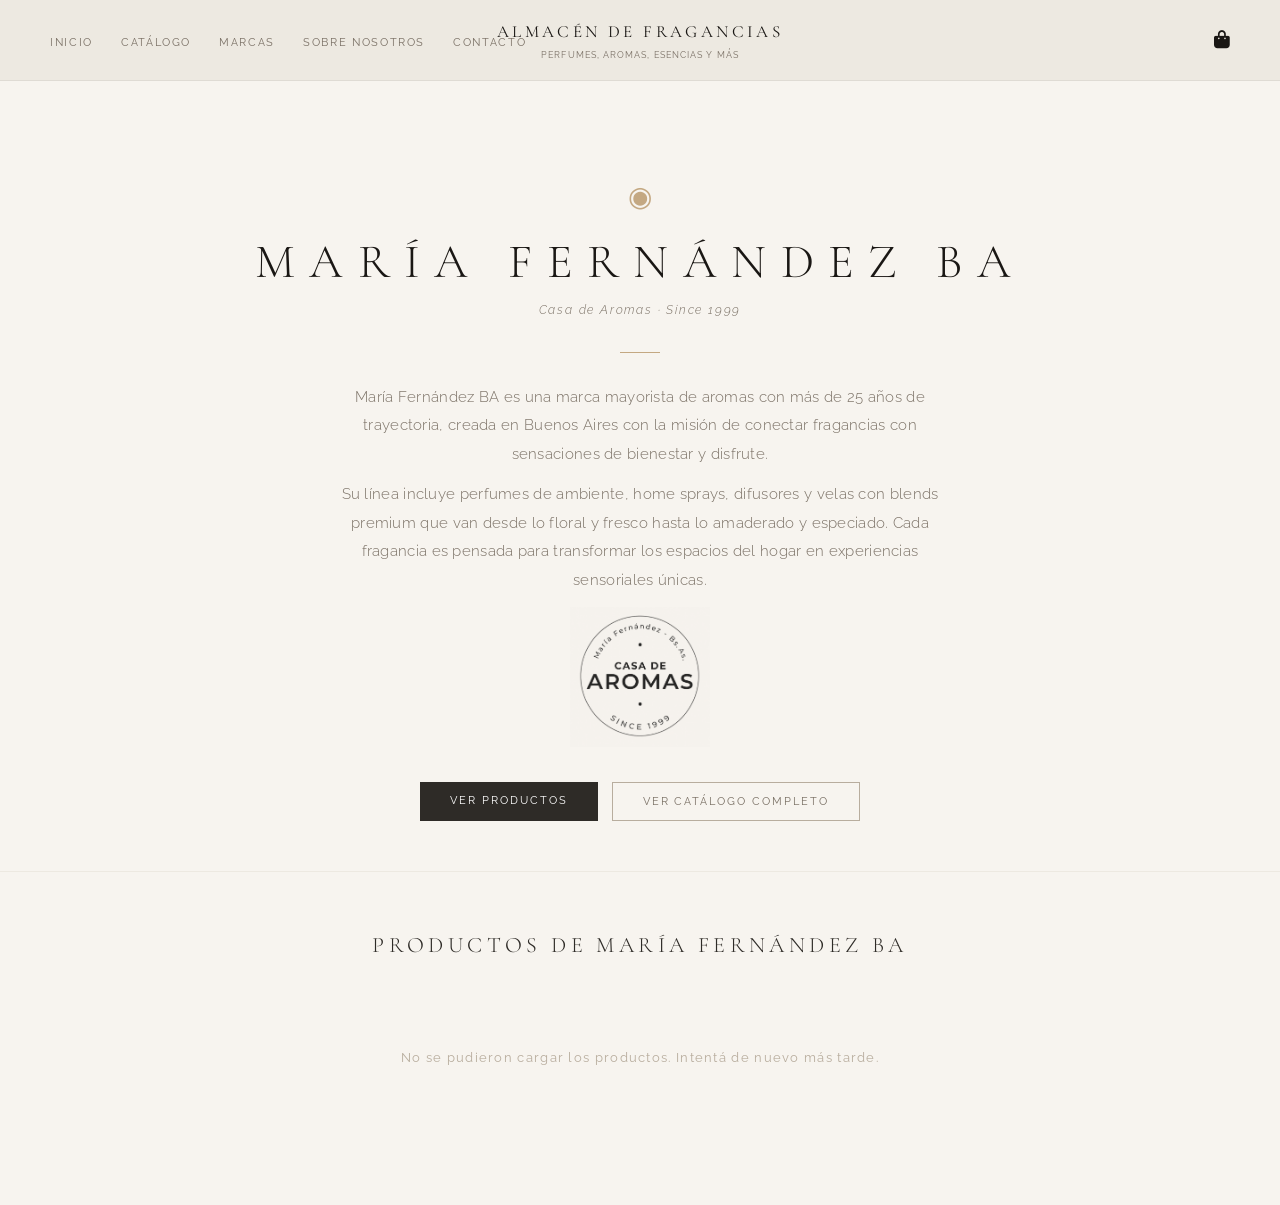
<file: Mariafernandez.html>
<!DOCTYPE html>
<html lang="es">
<head>
  <meta charset="UTF-8">
  <meta name="viewport" content="width=device-width, initial-scale=1.0, maximum-scale=1.0, user-scalable=no">
  <title>María Fernández BA – Almacén de Fragancias</title>
  <link href="https://fonts.googleapis.com/css2?family=Cormorant+Garamond:ital,wght@0,300;0,400;0,500;1,300;1,400&family=Raleway:wght@300;400;500&display=swap" rel="stylesheet">
  <link rel="stylesheet" href="https://cdnjs.cloudflare.com/ajax/libs/font-awesome/6.4.2/css/all.min.css">
  <link rel="stylesheet" href="style.css">
  <link rel="icon" type="image/png" href="img/LOGOADF.png">
</head>
<body>

  <header>
    <nav class="navbar">
      <button class="menu-toggle" id="menuToggle"><span></span><span></span><span></span></button>
      <div class="logo">
        <a href="index.html">
          <h1>ALMACÉN DE FRAGANCIAS</h1>
          <p>Perfumes, aromas, esencias y más</p>
        </a>
      </div>
      <ul class="nav-links" id="navLinks">
        <li><a href="index.html">INICIO</a></li>
        <li><a href="catalogo.html">CATÁLOGO</a></li>
        <li class="nav-marcas">
          <a href="#" class="marcas-toggle">MARCAS</a>
          <ul class="marcas-dropdown">
            <li><a href="kala.html">Kala</a></li>
            <li><a href="paque.html">Paque Coco</a></li>
            <li><a href="nanda.html">Nanda</a></li>
            <li><a href="candles.html">New Candles</a></li>
            <li><a href="velas.html">Velas de Soja</a></li>
            <li><a href="touch.html">Touch Aromas</a></li>
            <li><a href="brujas.html">Compañía de Brujas</a></li>
            <li><a href="mariafernandez.html">María Fernández BA</a></li>
            <li><a href="catalogo.html">Ver todas</a></li>
          </ul>
        </li>
        <li><a href="Sobrenosotros.html">SOBRE NOSOTROS</a></li>
        <li><a href="index.html#contacto">CONTACTO</a></li>
      </ul>
      <a href="#" class="bag" id="openCart">
        <i class="fa-solid fa-bag-shopping"></i>
        <span class="cart-badge" id="cart-count-badge">0</span>
      </a>
    </nav>
  </header>

  <div class="overlay" id="overlay"></div>

  <div class="brand-page">
    <div class="brand-hero">
      <div class="brand-icon">◉</div>
      <h1>María Fernández BA</h1>
      <p class="subtitle">Casa de Aromas · Since 1999</p>
      <div class="brand-divider"></div>
      <p>María Fernández BA es una marca mayorista de aromas con más de 25 años de trayectoria, creada en Buenos Aires con la misión de conectar fragancias con sensaciones de bienestar y disfrute.</p>
      <p>Su línea incluye perfumes de ambiente, home sprays, difusores y velas con blends premium que van desde lo floral y fresco hasta lo amaderado y especiado. Cada fragancia es pensada para transformar los espacios del hogar en experiencias sensoriales únicas.</p>
      <div class="brand-logo-wrap">
        <img src="img/logoMariaFernandez.png" alt="María Fernández BA" class="brand-logo-img">
      </div>
      <div class="brand-actions">
        <a href="catalogo.html?marca=María Fernández BA" class="btn-ver-catalogo">Ver productos</a>
        <a href="catalogo.html" class="btn-volver">Ver catálogo completo</a>
      </div>
    </div>

    <div class="brand-productos">
      <h3>Productos de María Fernández BA</h3>
      <div id="catalogo" class="productos-grid" data-marca="María Fernández BA"></div>
    </div>
  </div>

  <div id="cartOverlay" class="cart-overlay">
    <div class="cart-panel">
      <button id="closeCart" class="close-btn">&times;</button>
      <h2 class="cart-title">MI SELECCIÓN (<span id="cart-count">0</span>)</h2>
      <div id="cart-content" class="cart-content">
        <p class="empty-cart">Tu selección está vacía</p>
        <a href="catalogo.html" class="btn-ver-catalogo-empty">Ver catálogo</a>
      </div>
      <div class="cart-footer" id="cart-footer-actions" style="display:none">
        <button class="btn-whatsapp" id="btnWhatsapp">
          <i class="fa-brands fa-whatsapp"></i> Hacer pedido por WhatsApp
        </button>
        <button class="btn-clear-cart" id="btnClearCart">Vaciar selección</button>
      </div>
    </div>
  </div>

  <script src="script.js"></script>
  <script>
    document.addEventListener("DOMContentLoaded", function () {
      const toggle = document.querySelector('.marcas-toggle');
      const li = document.querySelector('.nav-marcas');
      if (toggle && li) {
        toggle.addEventListener('click', function (e) { e.preventDefault(); e.stopImmediatePropagation(); li.classList.toggle('open'); });
        document.addEventListener('click', function (e) { if (!li.contains(e.target)) li.classList.remove('open'); });
      }
    });
  </script>
</body>
</html>
</file>
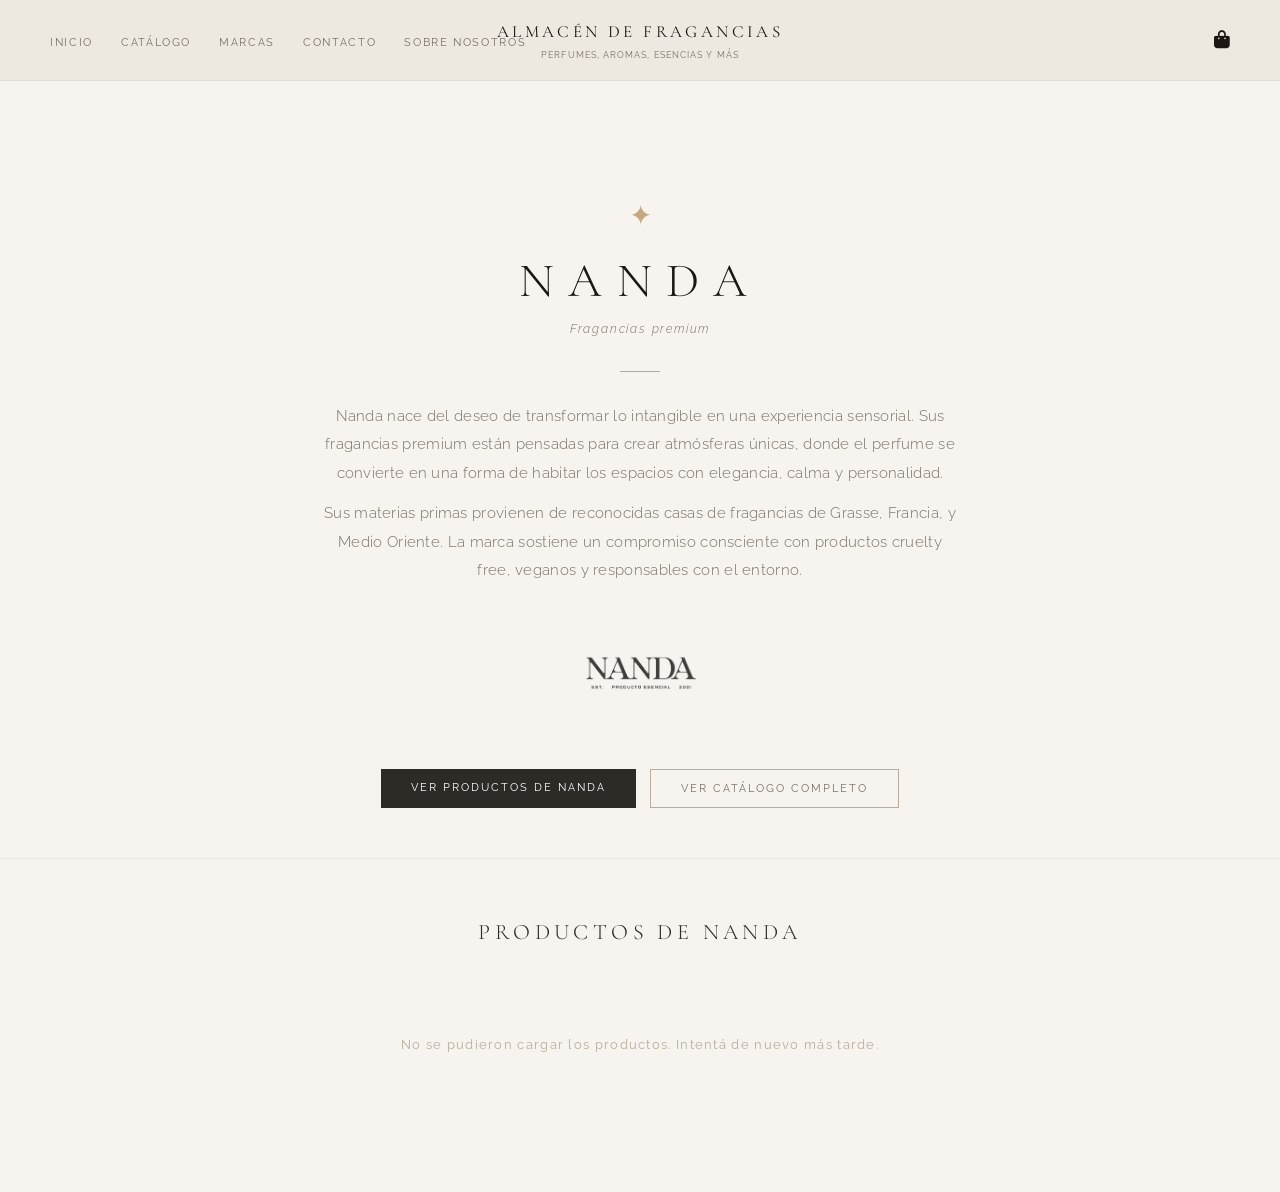
<file: nanda.html>
\<!DOCTYPE html>
<html lang="es">
<head>
  <meta charset="UTF-8">
  <meta name="viewport" content="width=device-width, initial-scale=1.0, maximum-scale=1.0, user-scalable=no">
  <title>Nanda – Almacén de Fragancias</title>
  <link href="https://fonts.googleapis.com/css2?family=Cormorant+Garamond:ital,wght@0,300;0,400;0,500;1,300;1,400&family=Raleway:wght@300;400;500&display=swap" rel="stylesheet">
  <link rel="stylesheet" href="https://cdnjs.cloudflare.com/ajax/libs/font-awesome/6.4.2/css/all.min.css">
  <link rel="stylesheet" href="style.css">
  <link rel="icon" type="image/png" href="img/LOGOADF.png">
</head>
<body>

  <header>
    <nav class="navbar">
      <button class="menu-toggle" id="menuToggle"><span></span><span></span><span></span></button>
      <div class="logo">
        <a href="index.html">
          <h1>ALMACÉN DE FRAGANCIAS</h1>
          <p>Perfumes, aromas, esencias y más</p>
        </a>
      </div>
      <ul class="nav-links" id="navLinks">
        <li><a href="index.html">INICIO</a></li>
        <li><a href="catalogo.html">CATÁLOGO</a></li>
        <li class="nav-marcas">
          <a href="#" class="marcas-toggle">MARCAS</a>
          <ul class="marcas-dropdown">
            <li><a href="kala.html">Kala</a></li>
            <li><a href="paque.html">Paque Coco</a></li>
            <li><a href="nanda.html">Nanda</a></li>
            <li><a href="candles.html">New Candles</a></li>
            <li><a href="velas.html">Velas de Soja</a></li>
            <li><a href="touch.html">Touch Aromas</a></li>
            <li><a href="brujas.html">Compañía de Brujas</a></li>
            <li><a href="mariafernandez.html">María Fernández BA</a></li>
            <li><a href="catalogo.html">Ver todas</a></li>
          </ul>
        </li>
        <li><a href="index.html#contacto">CONTACTO</a></li>
        <li><a href="Sobrenosotros.html">SOBRE NOSOTROS</a></li>
      </ul>
      <a href="#" class="bag" id="openCart">
        <i class="fa-solid fa-bag-shopping"></i>
        <span class="cart-badge" id="cart-count-badge">0</span>
      </a>
    </nav>
  </header>

  <div class="overlay" id="overlay"></div>

  <div class="brand-page">
    <div class="brand-hero">
      <div class="brand-icon">✦</div>
      <h1>Nanda</h1>
      <p class="subtitle">Fragancias premium</p>
      <div class="brand-divider"></div>
      <p>Nanda nace del deseo de transformar lo intangible en una experiencia sensorial. Sus fragancias premium están pensadas para crear atmósferas únicas, donde el perfume se convierte en una forma de habitar los espacios con elegancia, calma y personalidad.</p>
      <p>Sus materias primas provienen de reconocidas casas de fragancias de Grasse, Francia, y Medio Oriente. La marca sostiene un compromiso consciente con productos cruelty free, veganos y responsables con el entorno.</p>
      <div class="brand-logo-wrap">
        <img src="img/logoNanda.png" alt="Nanda" class="brand-logo-img">
      </div>
      <div class="brand-actions">
        <a href="catalogo.html?marca=Nanda" class="btn-ver-catalogo">Ver productos de Nanda</a>
        <a href="catalogo.html" class="btn-volver">Ver catálogo completo</a>
      </div>
    </div>

    <div class="brand-productos">
      <h3>Productos de Nanda</h3>
      <div id="catalogo" class="productos-grid" data-marca="Nanda"></div>
    </div>
  </div>

  <!-- CARRITO LATERAL -->
  <div id="cartOverlay" class="cart-overlay">
    <div class="cart-panel">
      <button id="closeCart" class="close-btn">&times;</button>
      <h2 class="cart-title">MI SELECCIÓN (<span id="cart-count">0</span>)</h2>
      <div id="cart-content" class="cart-content">
        <p class="empty-cart">Tu selección está vacía</p>
      </div>
      <div class="cart-footer" id="cart-footer-actions" style="display:none">
        <button class="btn-whatsapp" id="btnWhatsapp">
          <i class="fa-brands fa-whatsapp"></i> Hacer pedido por WhatsApp
        </button>
        <button class="btn-clear-cart" id="btnClearCart">Vaciar selección</button>
      </div>
    </div>
  </div>

  <script src="script.js"></script>
  <script>
    document.addEventListener("DOMContentLoaded", function () {
      const toggle = document.querySelector('.marcas-toggle');
      const li = document.querySelector('.nav-marcas');
      if (toggle && li) {
        toggle.addEventListener('click', function (e) { e.preventDefault(); e.stopImmediatePropagation(); li.classList.toggle('open'); });
        document.addEventListener('click', function (e) { if (!li.contains(e.target)) li.classList.remove('open'); });
      }
    });
  </script>
</body>
</html>
</file>
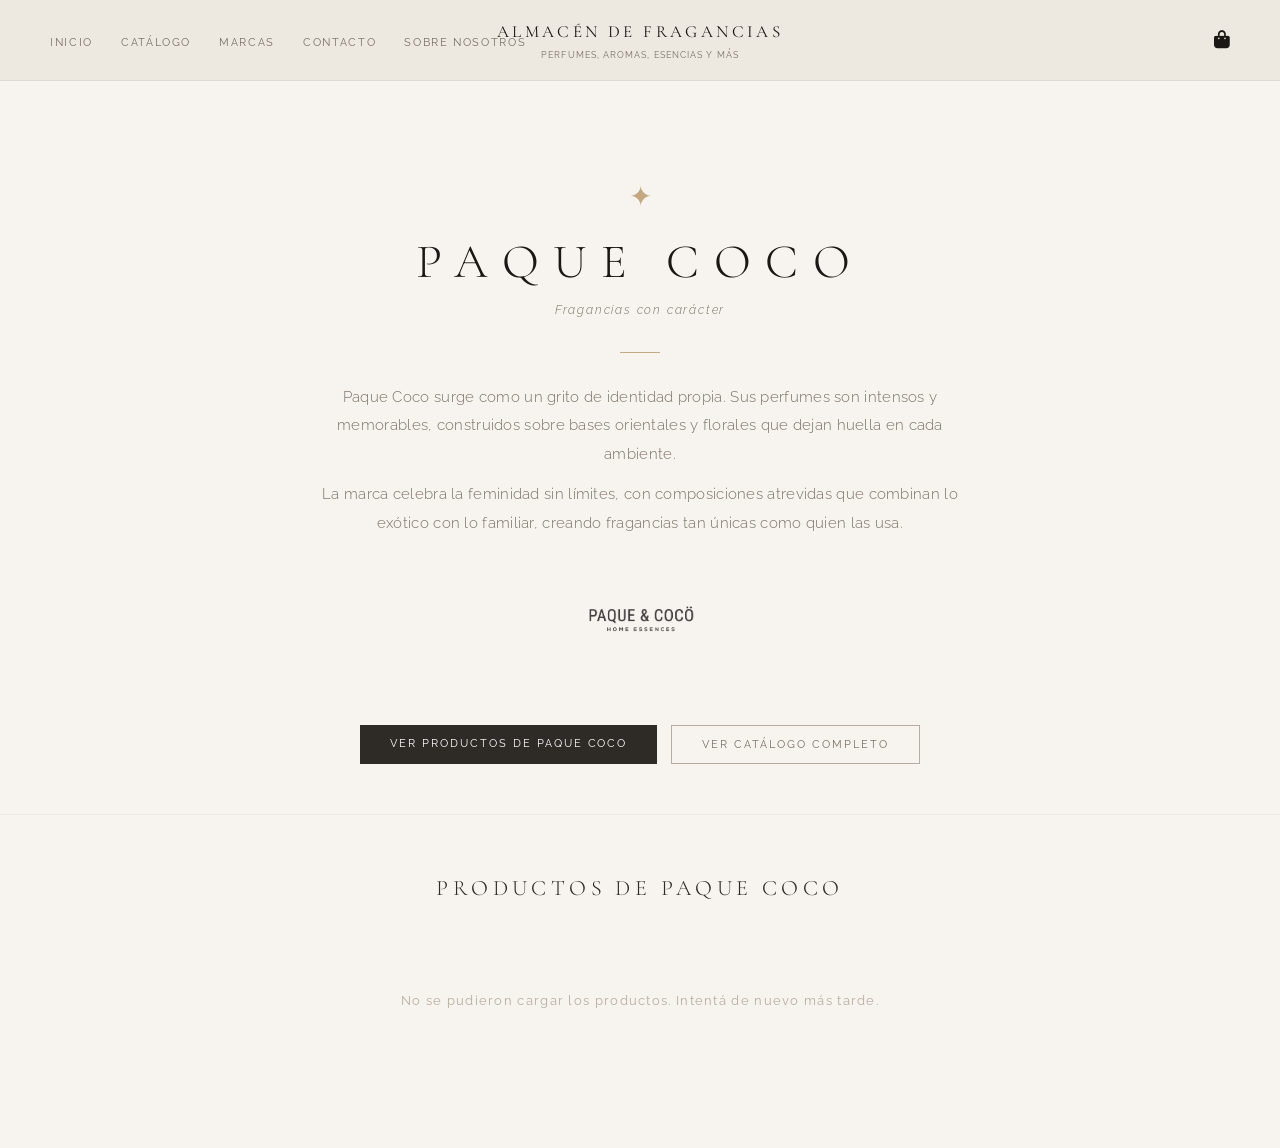
<file: paque.html>
<!DOCTYPE html>
<html lang="es">
<head>
  <meta charset="UTF-8">
  <meta name="viewport" content="width=device-width, initial-scale=1.0, maximum-scale=1.0, user-scalable=no">
  <title>Paque Coco – Almacén de Fragancias</title>
  <link href="https://fonts.googleapis.com/css2?family=Cormorant+Garamond:ital,wght@0,300;0,400;0,500;1,300;1,400&family=Raleway:wght@300;400;500&display=swap" rel="stylesheet">
  <link rel="stylesheet" href="https://cdnjs.cloudflare.com/ajax/libs/font-awesome/6.4.2/css/all.min.css">
  <link rel="stylesheet" href="style.css">
  <link rel="icon" type="image/png" href="img/LOGOADF.png">
</head>
<body>

  <header>
    <nav class="navbar">
      <button class="menu-toggle" id="menuToggle"><span></span><span></span><span></span></button>
      <div class="logo">
        <a href="index.html">
          <h1>ALMACÉN DE FRAGANCIAS</h1>
          <p>Perfumes, aromas, esencias y más</p>
        </a>
      </div>
      <ul class="nav-links" id="navLinks">
        <li><a href="index.html">INICIO</a></li>
        <li><a href="catalogo.html">CATÁLOGO</a></li>
        <li class="nav-marcas">
          <a href="#" class="marcas-toggle">MARCAS</a>
          <ul class="marcas-dropdown">
            <li><a href="kala.html">Kala</a></li>
            <li><a href="paque.html">Paque Coco</a></li>
            <li><a href="nanda.html">Nanda</a></li>
            <li><a href="candles.html">New Candles</a></li>
            <li><a href="velas.html">Velas de Soja</a></li>
            <li><a href="touch.html">Touch Aromas</a></li>
            <li><a href="brujas.html">Compañía de Brujas</a></li>
            <li><a href="mariafernandez.html">María Fernández BA</a></li>
            <li><a href="catalogo.html">Ver todas</a></li>
          </ul>
        </li>
        <li><a href="index.html#contacto">CONTACTO</a></li>
        <li><a href="Sobrenosotros.html">SOBRE NOSOTROS</a></li>
      </ul>
      <a href="#" class="bag" id="openCart">
        <i class="fa-solid fa-bag-shopping"></i>
        <span class="cart-badge" id="cart-count-badge">0</span>
      </a>
    </nav>
  </header>

  <div class="overlay" id="overlay"></div>

  <div class="brand-page">
    <div class="brand-hero">
      <div class="brand-icon">✦</div>
      <h1>Paque Coco</h1>
      <p class="subtitle">Fragancias con carácter</p>
      <div class="brand-divider"></div>
      <p>Paque Coco surge como un grito de identidad propia. Sus perfumes son intensos y memorables, construidos sobre bases orientales y florales que dejan huella en cada ambiente.</p>
      <p>La marca celebra la feminidad sin límites, con composiciones atrevidas que combinan lo exótico con lo familiar, creando fragancias tan únicas como quien las usa.</p>
      <div class="brand-logo-wrap">
        <img src="img/logoPaqueCoco.png" alt="Paque Coco" class="brand-logo-img">
      </div>
      <div class="brand-actions">
        <a href="catalogo.html?marca=Paque Coco" class="btn-ver-catalogo">Ver productos de Paque Coco</a>
        <a href="catalogo.html" class="btn-volver">Ver catálogo completo</a>
      </div>
    </div>

    <div class="brand-productos">
      <h3>Productos de Paque Coco</h3>
      <div id="catalogo" class="productos-grid" data-marca="Paque Coco"></div>
    </div>
  </div>

  <!-- CARRITO LATERAL -->
  <div id="cartOverlay" class="cart-overlay">
    <div class="cart-panel">
      <button id="closeCart" class="close-btn">&times;</button>
      <h2 class="cart-title">MI SELECCIÓN (<span id="cart-count">0</span>)</h2>
      <div id="cart-content" class="cart-content">
        <p class="empty-cart">Tu selección está vacía</p>
      </div>
      <div class="cart-footer" id="cart-footer-actions" style="display:none">
        <button class="btn-whatsapp" id="btnWhatsapp">
          <i class="fa-brands fa-whatsapp"></i> Hacer pedido por WhatsApp
        </button>
        <button class="btn-clear-cart" id="btnClearCart">Vaciar selección</button>
      </div>
    </div>
  </div>

  <script src="script.js"></script>
  <script>
    document.addEventListener("DOMContentLoaded", function () {
      const toggle = document.querySelector('.marcas-toggle');
      const li = document.querySelector('.nav-marcas');
      if (toggle && li) {
        toggle.addEventListener('click', function (e) { e.preventDefault(); e.stopImmediatePropagation(); li.classList.toggle('open'); });
        document.addEventListener('click', function (e) { if (!li.contains(e.target)) li.classList.remove('open'); });
      }
    });
  </script>
</body>
</html>
</file>
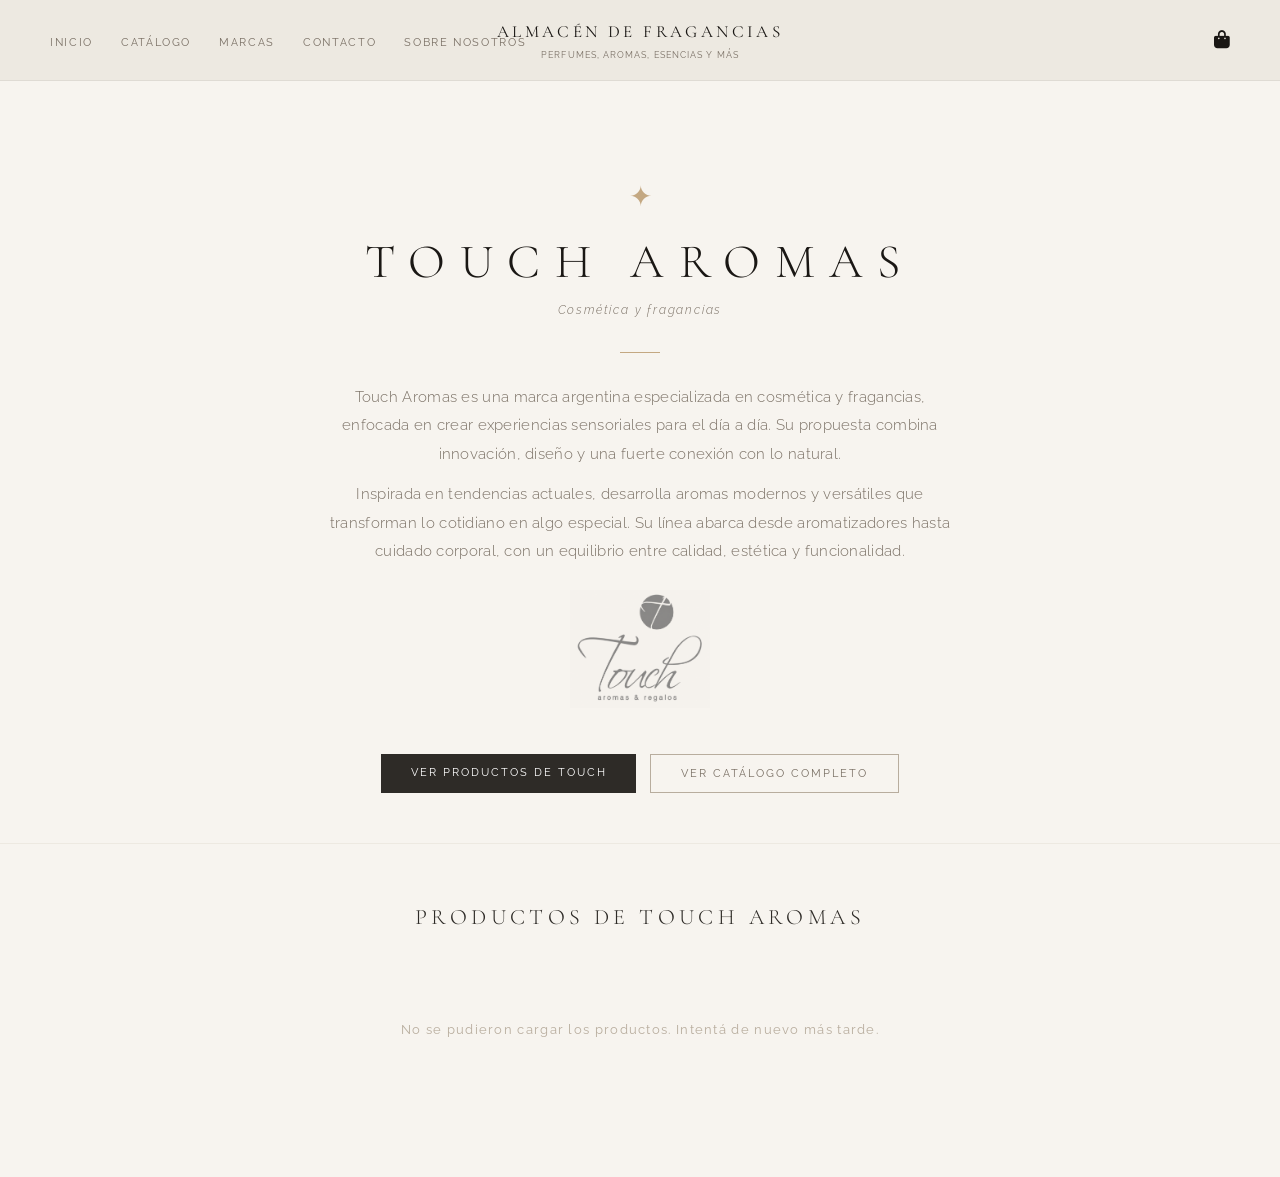
<file: touch.html>
<!DOCTYPE html>
<html lang="es">
<head>
  <meta charset="UTF-8">
  <meta name="viewport" content="width=device-width, initial-scale=1.0, maximum-scale=1.0, user-scalable=no">
  <title>Touch Aromas – Almacén de Fragancias</title>
  <link href="https://fonts.googleapis.com/css2?family=Cormorant+Garamond:ital,wght@0,300;0,400;0,500;1,300;1,400&family=Raleway:wght@300;400;500&display=swap" rel="stylesheet">
  <link rel="stylesheet" href="https://cdnjs.cloudflare.com/ajax/libs/font-awesome/6.4.2/css/all.min.css">
  <link rel="stylesheet" href="style.css">
  <link rel="icon" type="image/png" href="img/LOGOADF.png">
</head>
<body>

  <header>
    <nav class="navbar">
      <button class="menu-toggle" id="menuToggle"><span></span><span></span><span></span></button>
      <div class="logo">
        <a href="index.html">
          <h1>ALMACÉN DE FRAGANCIAS</h1>
          <p>Perfumes, aromas, esencias y más</p>
        </a>
      </div>
      <ul class="nav-links" id="navLinks">
        <li><a href="index.html">INICIO</a></li>
        <li><a href="catalogo.html">CATÁLOGO</a></li>
        <li class="nav-marcas">
          <a href="#" class="marcas-toggle">MARCAS</a>
          <ul class="marcas-dropdown">
            <li><a href="kala.html">Kala</a></li>
            <li><a href="paque.html">Paque Coco</a></li>
            <li><a href="nanda.html">Nanda</a></li>
            <li><a href="candles.html">New Candles</a></li>
            <li><a href="velas.html">Velas de Soja</a></li>
            <li><a href="touch.html">Touch Aromas</a></li>
            <li><a href="brujas.html">Compañía de Brujas</a></li>
            <li><a href="mariafernandez.html">María Fernández BA</a></li>
            <li><a href="catalogo.html">Ver todas</a></li>
          </ul>
        </li>
        <li><a href="index.html#contacto">CONTACTO</a></li>
        <li><a href="Sobrenosotros.html">SOBRE NOSOTROS</a></li>
      </ul>
      <a href="#" class="bag" id="openCart">
        <i class="fa-solid fa-bag-shopping"></i>
        <span class="cart-badge" id="cart-count-badge">0</span>
      </a>
    </nav>
  </header>

  <div class="overlay" id="overlay"></div>

  <div class="brand-page">
    <div class="brand-hero">
      <div class="brand-icon">✦</div>
      <h1>Touch Aromas</h1>
      <p class="subtitle">Cosmética y fragancias</p>
      <div class="brand-divider"></div>
      <p>Touch Aromas es una marca argentina especializada en cosmética y fragancias, enfocada en crear experiencias sensoriales para el día a día. Su propuesta combina innovación, diseño y una fuerte conexión con lo natural.</p>
      <p>Inspirada en tendencias actuales, desarrolla aromas modernos y versátiles que transforman lo cotidiano en algo especial. Su línea abarca desde aromatizadores hasta cuidado corporal, con un equilibrio entre calidad, estética y funcionalidad.</p>
      <div class="brand-logo-wrap">
        <img src="img/logoTouchAromas.png" alt="Touch Aromas" class="brand-logo-img">
      </div>
      <div class="brand-actions">
        <a href="catalogo.html?marca=Touch Aromas" class="btn-ver-catalogo">Ver productos de Touch</a>
        <a href="catalogo.html" class="btn-volver">Ver catálogo completo</a>
      </div>
    </div>

    <div class="brand-productos">
      <h3>Productos de Touch Aromas</h3>
      <div id="catalogo" class="productos-grid" data-marca="Touch Aromas"></div>
    </div>
  </div>

  <!-- CARRITO LATERAL -->
  <div id="cartOverlay" class="cart-overlay">
    <div class="cart-panel">
      <button id="closeCart" class="close-btn">&times;</button>
      <h2 class="cart-title">MI SELECCIÓN (<span id="cart-count">0</span>)</h2>
      <div id="cart-content" class="cart-content">
        <p class="empty-cart">Tu selección está vacía</p>
      </div>
      <div class="cart-footer" id="cart-footer-actions" style="display:none">
        <button class="btn-whatsapp" id="btnWhatsapp">
          <i class="fa-brands fa-whatsapp"></i> Hacer pedido por WhatsApp
        </button>
        <button class="btn-clear-cart" id="btnClearCart">Vaciar selección</button>
      </div>
    </div>
  </div>

  <script src="script.js"></script>
  <script>
    document.addEventListener("DOMContentLoaded", function () {
      const toggle = document.querySelector('.marcas-toggle');
      const li = document.querySelector('.nav-marcas');
      if (toggle && li) {
        toggle.addEventListener('click', function (e) { e.preventDefault(); e.stopImmediatePropagation(); li.classList.toggle('open'); });
        document.addEventListener('click', function (e) { if (!li.contains(e.target)) li.classList.remove('open'); });
      }
    });
  </script>
</body>
</html>
</file>
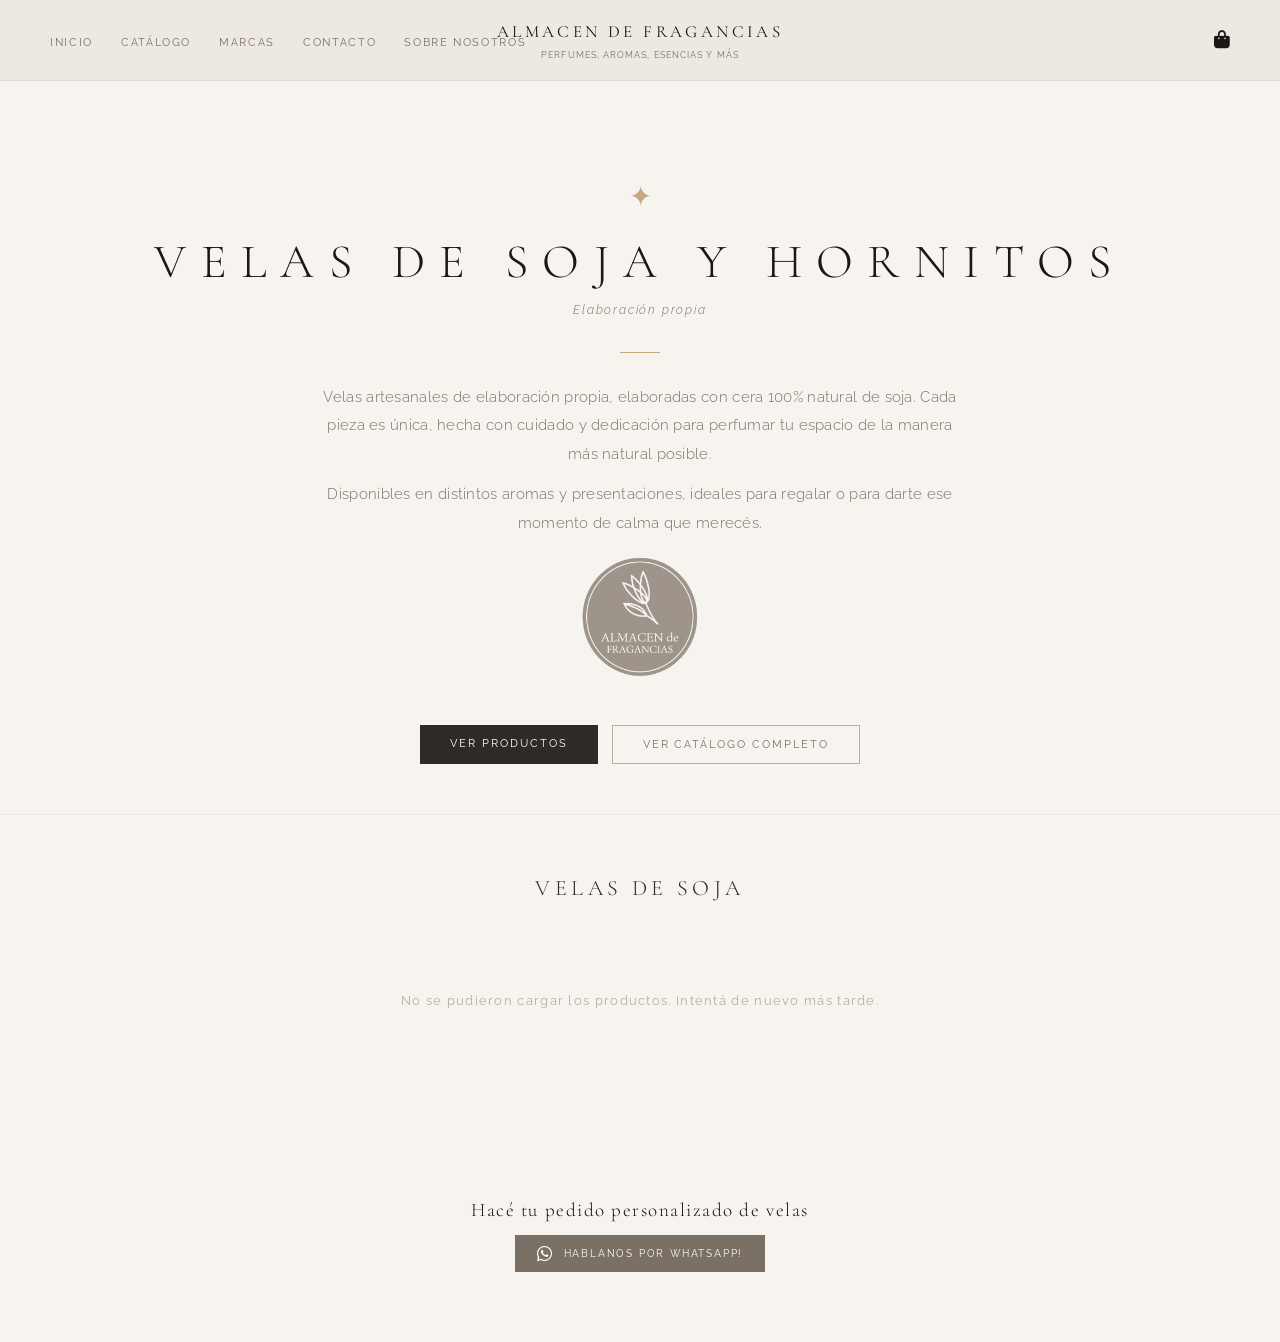
<file: velas.html>
<!DOCTYPE html>
<html lang="es">
<head>
  <meta charset="UTF-8">
  <meta name="viewport" content="width=device-width, initial-scale=1.0, maximum-scale=1.0, user-scalable=no">
  <title>Velas de Soja – Almacen de Fragancias</title>
  <link href="https://fonts.googleapis.com/css2?family=Cormorant+Garamond:ital,wght@0,300;0,400;0,500;1,300;1,400&family=Raleway:wght@300;400;500&display=swap" rel="stylesheet">
  <link rel="stylesheet" href="https://cdnjs.cloudflare.com/ajax/libs/font-awesome/6.4.2/css/all.min.css">
  <link rel="stylesheet" href="style.css">
  <link rel="icon" type="image/png" href="img/LOGOADF.png">
</head>
<body>

  <header>
    <nav class="navbar">
      <button class="menu-toggle" id="menuToggle"><span></span><span></span><span></span></button>
      <div class="logo">
        <a href="index.html">
          <h1>ALMACEN DE FRAGANCIAS</h1>
          <p>Perfumes, aromas, esencias y más</p>
        </a>
      </div>
      <ul class="nav-links" id="navLinks">
        <li><a href="index.html">INICIO</a></li>
        <li><a href="catalogo.html">CATÁLOGO</a></li>
        <li class="nav-marcas">
          <a href="#" class="marcas-toggle">MARCAS</a>
          <ul class="marcas-dropdown">
            <li><a href="kala.html">Kala</a></li>
            <li><a href="paque.html">Paque Coco</a></li>
            <li><a href="nanda.html">Nanda</a></li>
            <li><a href="candles.html">New Candles</a></li>
            <li><a href="velas.html">Velas de Soja</a></li>
            <li><a href="touch.html">Touch Aromas</a></li>
            <li><a href="brujas.html">Compañía de Brujas</a></li>
            <li><a href="mariafernandez.html">María Fernández BA</a></li>
            <li><a href="catalogo.html">Ver todas</a></li>
          </ul>
        </li>
        <li><a href="index.html#contacto">CONTACTO</a></li>
        <li><a href="Sobrenosotros.html">SOBRE NOSOTROS</a></li>
      </ul>
      <a href="#" class="bag" id="openCart">
        <i class="fa-solid fa-bag-shopping"></i>
        <span class="cart-badge" id="cart-count-badge">0</span>
      </a>
    </nav>
  </header>

  <div class="overlay" id="overlay"></div>

  <div class="brand-page">
    <div class="brand-hero">
      <div class="brand-icon">✦</div>
      <h1>Velas de Soja y hornitos</h1>
      <p class="subtitle">Elaboración propia</p>
      <div class="brand-divider"></div>
      <p>Velas artesanales de elaboración propia, elaboradas con cera 100% natural de soja. Cada pieza es única, hecha con cuidado y dedicación para perfumar tu espacio de la manera más natural posible.</p>
      <p>Disponibles en distintos aromas y presentaciones, ideales para regalar o para darte ese momento de calma que merecés.</p>
      <div class="brand-logo-wrap">
        <img src="img/LOGOADF.png" alt="Velas de Soja" class="brand-logo-img">
      </div>
      <div class="brand-actions">
        <a href="catalogo.html?marca=Velas de Soja" class="btn-ver-catalogo">Ver productos</a>
        <a href="catalogo.html" class="btn-volver">Ver catálogo completo</a>
      </div>
    </div>

    <div class="brand-productos">
      <h3>Velas de Soja</h3>
      <div id="catalogo" class="productos-grid" data-marca="Velas de Soja"></div>
    </div>

    <!-- PEDIDO PERSONALIZADO -->
    <div class="velas-personalizado">
      <p class="velas-personalizado-label">Hacé tu pedido personalizado de velas</p>
      <a
        href="https://wa.me/5492284582125?text=Hola%2C%20quiero%20una%20vela%20personalizada!"
        target="_blank"
        class="btn-whatsapp-velas"
      >
        <i class="fa-brands fa-whatsapp"></i> Hablanos por WhatsApp!
      </a>
    </div>

  </div>

  <style>
    .velas-personalizado {
      display: flex;
      flex-direction: column;
      align-items: center;
      gap: 14px;
      padding: 50px 24px 70px;
      text-align: center;
    }
    .velas-personalizado-label {
      font-family: 'Cormorant Garamond', serif;
      font-size: 19px;
      font-weight: 300;
      letter-spacing: 0.08em;
      color: var(--dark);
    }
    .btn-whatsapp-velas {
      display: inline-flex;
      align-items: center;
      gap: 10px;
      padding: 10px 22px;
      background-color: #7a7065;;
      color: #fff;
      text-decoration: none;
      font-family: 'Raleway', sans-serif;
      font-size: 10px;
      letter-spacing: 0.18em;
      text-transform: uppercase;
      transition: opacity 0.3s ease;
    }
    .btn-whatsapp-velas:hover { opacity: 0.85; }
    .btn-whatsapp-velas i { font-size: 17px; }
  </style>

  <!-- CARRITO LATERAL -->
  <div id="cartOverlay" class="cart-overlay">
    <div class="cart-panel">
      <button id="closeCart" class="close-btn">&times;</button>
      <h2 class="cart-title">MI SELECCIÓN (<span id="cart-count">0</span>)</h2>
      <div id="cart-content" class="cart-content">
        <p class="empty-cart">Tu selección está vacía</p>
      </div>
      <div class="cart-footer" id="cart-footer-actions" style="display:none">
        <button class="btn-whatsapp" id="btnWhatsapp">
          <i class="fa-brands fa-whatsapp"></i> Hacer pedido por WhatsApp
        </button>
        <button class="btn-clear-cart" id="btnClearCart">Vaciar selección</button>
      </div>
    </div>
  </div>

  <script src="script.js"></script>
  <script>
    document.addEventListener("DOMContentLoaded", function () {
      const toggle = document.querySelector('.marcas-toggle');
      const li = document.querySelector('.nav-marcas');
      if (toggle && li) {
        toggle.addEventListener('click', function (e) { e.preventDefault(); e.stopImmediatePropagation(); li.classList.toggle('open'); });
        document.addEventListener('click', function (e) { if (!li.contains(e.target)) li.classList.remove('open'); });
      }
    });
  </script>
</body>
</html>
</file>
<file: style.css>
/* ─────────────────────────────────────────────
   ALMACEN DE FRAGANCIAS – style.css
───────────────────────────────────────────── */

:root {
  --cream:    #f7f4ef;
  --cream-2:  #ede9e1;
  --dark:     #1a1714;
  --dark-2:   #2e2b27;
  --mid:      #7a7065;
  --light:    #b8ad9e;
  --accent:   #8b6f47;
  --accent-2: #c4a882;
  --white:    #ffffff;
  --wa-green: #2e2b27;
}

* { box-sizing: border-box; margin: 0; padding: 0; }

html { scroll-behavior: smooth; }

body {
  font-family: 'Raleway', sans-serif;
  background-color: var(--cream);
  color: var(--dark);
}

/* ── HEADER ──────────────────────────────────── */
header {
  position: fixed;
  top: 0;
  width: 100%;
  background-color: var(--cream-2);
  z-index: 1000;
  border-bottom: 1px solid rgba(0,0,0,0.06);
}

.navbar {
  display: flex;
  justify-content: space-between;
  align-items: center;
  padding: 0 50px;
  height: 80px;
}

.logo a { text-decoration: none; }
.logo h1 {
  font-family: 'Cormorant Garamond', serif;
  font-weight: 400;
  font-size: 17px;
  letter-spacing: 0.2em;
  color: var(--dark);
  margin: 0;
}
.logo p {
  font-size: 9px;
  letter-spacing: 0.12em;
  color: var(--mid);
  margin-top: 8px;
  text-transform: uppercase;
}

.logo-redondo {
  width: 42px;
  height: 42px;
  object-fit: contain;
  margin-left: 12px;
  mix-blend-mode: multiply;
  vertical-align: middle;
}

.logo {
  position: absolute;
  left: 50%;
  transform: translateX(-50%);
  text-align: center;
}

.nav-links {
  list-style: none;
  display: flex;
  gap: 28px;
  align-items: center;
}
.nav-links a {
  text-decoration: none;
  font-size: 11px;
  letter-spacing: 0.15em;
  color: var(--mid);
  text-transform: uppercase;
  transition: color 0.25s ease;
}
.nav-links a:hover,
.nav-links a.active { color: var(--dark-2); }

/* Dropdown marcas */
.nav-marcas { position: relative; }
.marcas-toggle { cursor: pointer; }

.marcas-dropdown {
  visibility: hidden;
  opacity: 0;
  pointer-events: none;
  position: absolute;
  top: calc(100% + 20px);
  left: 50%;
  transform: translateX(-50%);
  background-color: var(--white);
  border: 1px solid rgba(93, 87, 87, 0.07);
  box-shadow: 0 10px 40px rgba(0,0,0,0.08);
  list-style: none;
  padding: 12px 0;
  width: 160px;
  z-index: 1100;
  transition: opacity 0.2s ease, visibility 0.2s ease;
}
.nav-marcas.open .marcas-dropdown {
  visibility: visible;
  opacity: 1;
  pointer-events: all;
}
.marcas-dropdown li a {
  display: block;
  padding: 9px 22px;
  font-size: 11px;
  letter-spacing: 0.1em;
  color: var(--dark-2) !important;
  text-transform: uppercase;
  transition: background 0.15s ease;
  border-bottom: 1px solid rgba(0,0,0,0.05);
}
.marcas-dropdown li a:hover { background-color: var(--cream); }

/* Carrito icono */
.bag {
  position: relative;
  text-decoration: none;
  color: var(--dark);
  font-size: 18px;
  display: flex;
  align-items: center;
}
.cart-badge {
  position: absolute;
  top: -7px;
  right: -9px;
  background-color: var(--mid);
  color: var(--white);
  font-size: 9px;
  font-family: 'Raleway', sans-serif;
  font-weight: 500;
  width: 16px;
  height: 16px;
  border-radius: 50%;
  display: none;
  align-items: center;
  justify-content: center;
}

/* Menú hamburguesa */
.menu-toggle {
  display: none;
  flex-direction: column;
  justify-content: space-between;
  width: 22px;
  height: 15px;
  background: none;
  border: none;
  cursor: pointer;
  padding: 0;
}
.menu-toggle span {
  display: block;
  height: 1.5px;
  width: 100%;
  background-color: var(--dark-2);
  transition: all 0.3s ease;
}

/* Overlay */
.overlay {
  position: fixed;
  inset: 0;
  background-color: #2e2b27;;
  display: none;
  z-index: 900;
  opacity: 0;
  transition: opacity 0.3s ease;
}
.overlay.active { display: block; opacity: 1; }

/* ── HERO INDEX ───────────────────────────────── */
.hero-index {
  min-height: 100vh;
  display: flex;
  align-items: center;
  justify-content: center;
  padding: 0 50px;
  padding-top: 80px;
  background-color: var(--cream);
  position: relative;
  overflow: hidden;
  text-align: center;
}

.hero-content {
  max-width: 560px;
  position: relative;
  z-index: 2;
  display: flex;
  flex-direction: column;
  align-items: center;
}


.hero-title {
  font-family: 'Cormorant Garamond', serif;
  font-size: clamp(32px, 4vw, 52px);
  font-weight: 300;
  line-height: 1.05;
  color: var(--dark);
  margin-bottom: 24px;
}
.hero-title em {
  font-style: italic;
  color: var(--accent);
}

.hero-sub {
  font-size: 15px;
  line-height: 1.8;
  color: var(--mid);
  font-weight: 300;
  margin-bottom: 40px;
  max-width: 420px;
}

.btn-hero {
  display: inline-block;
  padding: 14px 36px;
  background-color: var(--mid);
  color: var(--white);
  text-decoration: none;
  font-size: 11px;
  letter-spacing: 0.2em;
  text-transform: uppercase;
  transition: background 0.3s ease;
}
.btn-hero:hover { background-color: var(--dark-2); }

/* Decoración hero */
/* Decoración hero */
.hero-decoration {
  position: absolute;
  right: -180px;
  top: 50%;
  transform: translateY(-50%);
  z-index: 1;
  pointer-events: none;
}
.deco-circle { display: none; }
.hero-flor {
  width: 650px;
  opacity: 0.35;
  mix-blend-mode: multiply;
}
/* ── SECCIÓN MARCAS ───────────────────────────── */
.marcas-section {
  padding: 100px 50px;
  background-color: var(--white);
}

.section-header {
  text-align: center;
  margin-bottom: 60px;
}
.section-eyebrow {
  font-size: 10px;
  letter-spacing: 0.2em;
  text-transform: uppercase;
  color: var(--dark-2);
  margin-bottom: 12px;
}
.section-title {
  font-family: 'Cormorant Garamond', serif;
  font-size: 38px;
  font-weight: 300;
  color: var(--dark-2);
  letter-spacing: 0.1em;
}
.section-line {
  width: 40px;
  height: 1px;
  background-color: var(--dark-2);
  margin: 20px auto 0;
}

.marcas-grid {
  display: grid;
  grid-template-columns: repeat(3, 1fr);
  gap: 24px;
  max-width: 1100px;
  margin: 0 auto;
}

.marca-card {
  display: flex;
  flex-direction: column;
  align-items: center;
  text-align: center;
  padding: 40px 30px;
  background-color: var(--cream);
  border: 1px solid var(--cream);
  text-decoration: none;
  color: var(--dark);
  transition: all 0.3s ease;
}
.marca-card:hover {
  border-color: var(--cream);
  background-color: var(--white);
  transform: translateY(-4px);
  box-shadow: 0 12px 40px rgba(0,0,0,0.07);
}
.marca-icon {
  font-size: 24px;
  color: var(--mid);
  margin-bottom: 16px;
  letter-spacing: 0;
}
.marca-card h3 {
  font-family: 'Cormorant Garamond', serif;
  font-size: 22px;
  font-weight: 400;
  letter-spacing: 0.1em;
  margin-bottom: 10px;
}
.marca-card p {
  font-size: 12px;
  color: var(--mid);
  line-height: 1.7;
  letter-spacing: 0.02em;
  margin-bottom: 20px;
}
.marca-link {
  font-size: 11px;
  letter-spacing: 0.15em;
  color: var(--dark-2);
  text-transform: uppercase;
  border-bottom: 1px solid var(--cream-2);
  padding-bottom: 2px;
}

/* ── CTA SECTION ──────────────────────────────── */
.cta-section {
  padding: 80px 50px;
  background-color: var(--mid);
  text-align: center;
}
.cta-content h2 {
  font-family: 'Cormorant Garamond', serif;
  font-size: 36px;
  font-weight: 300;
  color: var(--cream);
  letter-spacing: 0.05em;
  margin-bottom: 14px;
}
.cta-content p {
  font-size: 14px;
  color: var(--cream-2);
  margin-bottom: 32px;
  letter-spacing: 0.05em;
}
.btn-cta {
  display: inline-block;
  padding: 14px 40px;
  background-color: var(--mid);
  color: var(--white);
  text-decoration: none;
  font-size: 11px;
  letter-spacing: 0.2em;
  text-transform: uppercase;
  transition: background 0.3s ease;
}
.btn-cta:hover { background-color: var(--dark-2); }

/* ── CONTACTO ─────────────────────────────────── */
.contacto-section {
  padding: 80px 50px;
  background-color: var(--cream-2);
}
.contacto-grid {
  display: grid;
  grid-template-columns: 1fr 1fr;
  gap: 120px;
  max-width: 1100px;
  margin: 0 auto;
  align-items: center;
}
.contacto-info h3 {
  font-family: 'Cormorant Garamond', serif;
  font-size: 32px;
  font-weight: 300;
  color: var(--dark);
  margin-bottom: 16px;
  letter-spacing: 0.05em;
}
.contacto-info p {
  font-size: 14px;
  color: var(--mid);
  line-height: 1.8;
  margin-bottom: 28px;
}
.btn-whatsapp-contacto {
  display: inline-flex;
  align-items: center;
  gap: 10px;
  padding: 13px 28px;
  background-color: var(--wa-green);
  color: var(--white);
  text-decoration: none;
  font-size: 13px;
  letter-spacing: 0.05em;
  transition: opacity 0.3s ease;
}
.btn-whatsapp-contacto:hover { opacity: 0.85; }
.contacto-logo {
  text-align: right;
  padding-right: 40px;
}


/* ── FOOTER ───────────────────────────────────── */
footer {
  background-color: var(--cream-2);
  padding: 24px 50px;
  text-align: center;
}
footer p {
  font-size: 9px;
  letter-spacing: 0.1em;
  color: var(--mid);
}

/* ── CATÁLOGO PAGE ────────────────────────────── */
.catalogo-page {
  padding-top: 120px;
  min-height: 100vh;
  padding-bottom: 80px;
}

.catalogo-header {
  text-align: center;
  padding: 40px 50px 30px;
}
.catalogo-header h2 {
  font-family: 'Cormorant Garamond', serif;
  font-size: 36px;
  font-weight: 300;
  letter-spacing: 0.3em;
  color: var(--dark-2);
  margin-bottom: 8px;
}
.catalogo-header p {
  font-size: 12px;
  letter-spacing: 0.12em;
  color: var(--mid);
}

/* Filtros */
.filtros-wrap {
  display: flex;
  flex-wrap: wrap;
  gap: 10px;
  justify-content: center;
  padding: 20px 50px 40px;
}
.filtro-btn {
  padding: 9px 20px;
  font-family: 'Raleway', sans-serif;
  font-size: 11px;
  letter-spacing: 0.12em;
  text-transform: uppercase;
  background-color: transparent;
  border: 1px solid var(--cream-2);
  color: var(--mid);
  cursor: pointer;
  transition: all 0.25s ease;
}
.filtro-btn:hover {
  border-color: var(--cream);
  color: var(--mid);
}
.filtro-btn.active {
  background-color: var(--mid);
  border-color: var(--mid);
  color: var(--white);
}

/* Grid productos */
.productos-grid {
  display: grid;
  grid-template-columns: repeat(auto-fill, minmax(260px, 1fr));
  gap: 28px;
  padding: 0 50px;
  max-width: 1300px;
  margin: 0 auto;
}

.producto-card {
  background-color: var(--white);
  border: 1px solid var(--cream-2);
  transition: all 0.3s ease;
  overflow: hidden;
}
.producto-card:hover {
  transform: translateY(-4px); 
  box-shadow: 0 12px 40px rgba(0,0,0,0.07);
  border-color: var(--cream);
}

.producto-img-wrap {
  position: relative;
  aspect-ratio: 1 / 1;
  overflow: hidden;
  background-color: var(--cream);
}
.producto-img-wrap img {
  width: 100%;
  height: 100%;
  object-fit: cover;
  transition: transform 0.5s ease;
}
.producto-card:hover .producto-img-wrap img { transform: scale(1.05); }

.producto-marca-tag {
  position: absolute;
  top: 12px;
  left: 12px;
  background-color: rgba(255,255,255,0.92);
  color: var(--accent);
  font-size: 9px;
  letter-spacing: 0.15em;
  text-transform: uppercase;
  padding: 4px 10px;
}

.producto-info {
  padding: 20px 20px 22px;
}
.producto-name {
  font-family: 'Cormorant Garamond', serif;
  font-size: 18px;
  font-weight: 400;
  color: var(--dark);
  margin-bottom: 5px;
  letter-spacing: 0.03em;
}
.producto-desc {
  font-size: 11px;
  color: var(--light);
  letter-spacing: 0.04em;
  line-height: 1.6;
  margin-bottom: 12px;
}
.producto-price {
  font-family: 'Cormorant Garamond', serif;
  font-size: 20px;
  color: var(--dark);
  font-weight: 400;
  margin-bottom: 14px;
}

.btn-agregar {
  width: 100%;
  padding: 11px 0;
  background-color: transparent;
  border: 1px solid var(--dark-2);
  color: var(--dark-2);
  font-family: 'Raleway', sans-serif;
  font-size: 10px;
  letter-spacing: 0.15em;
  text-transform: uppercase;
  cursor: pointer;
  transition: all 0.25s ease;
}
.btn-agregar:hover,
.btn-agregar.agregado {
  background-color: var(--dark-2);
  color: var(--white);
}

.no-productos {
  grid-column: 1 / -1;
  text-align: center;
  padding: 60px 0;
  font-size: 13px;
  color: var(--light);
  letter-spacing: 0.1em;
}

/* ── BRAND PAGES ──────────────────────────────── */
.brand-page {
  padding-top: 120px;
  min-height: 100vh;
  background-color: var(--cream);
}

.brand-hero {
  padding: 60px 50px 50px;
  border-bottom: 1px solid var(--cream-2);
  display: flex;
  flex-direction: column;
  align-items: center;
  text-align: center;
}
.brand-icon {
  font-size: 28px;
  color: var(--accent-2);
  margin-bottom: 20px;
}
.brand-hero h1 {
  font-family: 'Cormorant Garamond', serif;
  font-size: 48px;
  font-weight: 300;
  letter-spacing: 0.3em;
  text-transform: uppercase;
  color: var(--dark);
  margin-bottom: 8px;
}
.brand-hero .subtitle {
  font-size: 12px;
  letter-spacing: 0.15em;
  color: var(--mid);
  font-style: italic;
  margin-bottom: 30px;
}
.brand-divider {
  width: 40px;
  height: 1px;
  background-color: var(--accent-2);
  margin: 0 auto 30px;
}
.brand-hero p {
  font-size: 15px;
  line-height: 1.9;
  color: var(--mid);
  font-weight: 300;
  max-width: 640px;
  letter-spacing: 0.02em;
  margin-bottom: 12px;
}

.brand-actions {
  display: flex;
  gap: 14px;
  margin-top: 30px;
  flex-wrap: wrap;
  justify-content: center;
}
.btn-ver-catalogo {
  display: inline-block;
  padding: 12px 30px;
  background-color: var(--dark-2);
  color: var(--white);
  text-decoration: none;
  font-size: 11px;
  letter-spacing: 0.18em;
  text-transform: uppercase;
  transition: background 0.3s ease;
}
.btn-ver-catalogo:hover { background-color: var(--cream); }

.btn-volver {
  display: inline-block;
  padding: 12px 30px;
  background-color: transparent;
  border: 1px solid var(--light);
  color: var(--mid);
  text-decoration: none;
  font-size: 11px;
  letter-spacing: 0.18em;
  text-transform: uppercase;
  transition: all 0.3s ease;
}
.btn-volver:hover { border-color: var(--dark-2); color: var(--dark-2); }

/* Productos de la marca en brand page */
.brand-productos {
  padding: 60px 50px 80px;
  max-width: 1300px;
  margin: 0 auto;
}
.brand-productos h3 {
  font-family: 'Cormorant Garamond', serif;
  font-size: 22px;
  font-weight: 300;
  letter-spacing: 0.2em;
  text-transform: uppercase;
  color: var(--dark-2);
  margin-bottom: 32px;
  text-align: center;
}

/* ── CARRITO LATERAL ──────────────────────────── */
.cart-overlay {
  position: fixed;
  top: 0;
  right: 0;
  width: 100%;
  height: 100vh;
  background: rgba(26,23,20,0.5);
  opacity: 0;
  pointer-events: none;
  transition: opacity 0.35s ease;
  z-index: 2000;
}
.cart-overlay.active {
  opacity: 1;
  pointer-events: all;
}
.cart-panel {
  position: absolute;
  top: 0;
  right: 0;
  width: 400px;
  height: 100%;
  background-color: var(--white);
  padding: 36px 32px 32px;
  overflow-y: auto;
  display: flex;
  flex-direction: column;
}
.close-btn {
  align-self: flex-end;
  background: none;
  border: none;
  font-size: 24px;
  cursor: pointer;
  color: var(--light);
  line-height: 1;
  padding: 0;
  transition: color 0.2s ease;
}
.close-btn:hover { color: var(--dark-2); }

.cart-title {
  font-family: 'Cormorant Garamond', serif;
  font-size: 16px;
  letter-spacing: 0.15em;
  text-transform: uppercase;
  font-weight: 400;
  color: var(--dark);
  margin: 16px 0 24px;
}
.empty-cart {
  text-align: center;
  margin-top: 80px;
  font-size: 12px;
  letter-spacing: 0.1em;
  color: var(--light);
  text-transform: uppercase;
}

.cart-content { flex: 1; overflow-y: auto; }

.cart-item {
  display: flex;
  gap: 14px;
  align-items: flex-start;
  border-bottom: 1px solid var(--cream-2);
  padding: 16px 0;
  position: relative;
}
.cart-item-image {
  width: 70px;
  height: 90px;
  object-fit: cover;
  flex-shrink: 0;
  background-color: var(--cream);
}
.cart-item-details {
  flex: 1;
  display: flex;
  flex-direction: column;
  gap: 4px;
}
.cart-item-name {
  font-family: 'Cormorant Garamond', serif;
  font-size: 15px;
  font-weight: 400;
  color: var(--dark);
  padding-right: 20px;
}
.cart-item-brand {
  font-size: 10px;
  letter-spacing: 0.12em;
  color: var(--accent);
  text-transform: uppercase;
}
.cart-item-price {
  font-size: 13px;
  color: var(--mid);
  margin-top: 4px;
}
.remove-item {
  position: absolute;
  top: 16px;
  right: 0;
  background: none;
  border: none;
  color: var(--light);
  font-size: 20px;
  cursor: pointer;
  transition: color 0.2s ease;
  padding: 0;
  line-height: 1;
}
.remove-item:hover { color: var(--dark); }

.cart-controls {
  display: flex;
  align-items: center;
  gap: 10px;
  margin-top: 8px;
}
.btn-qty {
  width: 26px;
  height: 26px;
  border: 1px solid var(--cream-2);
  background: var(--white);
  color: var(--dark);
  font-size: 14px;
  cursor: pointer;
  display: flex;
  align-items: center;
  justify-content: center;
  transition: all 0.2s ease;
}
.btn-qty:hover { background-color: var(--dark); color: var(--white); border-color: var(--dark); }
.cart-qty-number { font-size: 13px; min-width: 20px; text-align: center; color: var(--dark); }

.cart-total {
  display: flex;
  justify-content: space-between;
  font-family: 'Cormorant Garamond', serif;
  font-size: 16px;
  color: var(--dark);
  padding: 20px 0 16px;
  border-top: 1px solid var(--cream-2);
  margin-top: 8px;
}

.cart-footer {
  display: flex;
  flex-direction: column;
  gap: 10px;
  padding-top: 12px;
  border-top: 1px solid var(--cream-2);
  margin-top: 8px;
}

.btn-whatsapp {
  display: flex;
  align-items: center;
  justify-content: center;
  gap: 8px;
  width: 100%;
  padding: 15px 0;
  background-color: var(--wa-green);
  color: var(--white);
  border: none;
  font-family: 'Raleway', sans-serif;
  font-size: 11px;
  letter-spacing: 0.15em;
  text-transform: uppercase;
  cursor: pointer;
  transition: opacity 0.3s ease;
}
.btn-whatsapp:hover { opacity: 0.88; }

.btn-clear-cart {
  width: 100%;
  padding: 11px 0;
  background: transparent;
  border: 1px solid var(--cream-2);
  color: var(--light);
  font-family: 'Raleway', sans-serif;
  font-size: 10px;
  letter-spacing: 0.15em;
  text-transform: uppercase;
  cursor: pointer;
  transition: all 0.25s ease;
}
.btn-clear-cart:hover { border-color: var(--mid); color: var(--dark); }

/* ── MEDIA QUERIES ────────────────────────────── */
@media (max-width: 900px) {
  .marcas-grid { grid-template-columns: repeat(2, 1fr); }
}

@media (max-width: 768px) {
  .navbar { padding: 0 20px; height: 65px; position: relative; }
  .logo { position: absolute; left: 50%; transform: translateX(-50%); }
  .logo h1 { font-size: 13px; letter-spacing: 0.12em; }
  .logo p { font-size: 9px; }

  .menu-toggle { display: flex; }

  .nav-links {
    display: none;
    flex-direction: column;
    position: absolute;
    top: 65px;
    left: 0;
    width: 100%;
    background-color: var(--cream);
    padding: 20px 0;
    border-top: 1px solid var(--cream-2);
    z-index: 1001;
    gap: 0;
  }
  .nav-links.active { display: flex; }
  .nav-links li { width: 100%; text-align: center; }
  .nav-links li a { display: block; padding: 14px 0; font-size: 12px; }

  .marcas-dropdown {
    position: static !important;
    transform: none !important;
    box-shadow: none !important;
    border: none !important;
    border-top: 1px solid var(--cream-2) !important;
    padding: 6px 0 !important;
    width: 100% !important;
    background-color: var(--white) !important;
  }

  .bag { position: absolute; right: 20px; top: 50%; transform: translateY(-50%); }

  .hero-index { padding: 80px 24px 60px; }
  .hero-decoration { display: none; }

  .marcas-section { padding: 60px 24px; }
  .marcas-grid { grid-template-columns: 1fr 1fr; gap: 14px; }
  .marca-card { padding: 24px 16px; }
  .marca-card p { display: none; }

  .cta-section { padding: 60px 24px; }
  .cta-content h2 { font-size: 26px; }

  .contacto-section { padding: 60px 24px; }
  .contacto-grid { grid-template-columns: 1fr; gap: 30px; }
  .logo-text { text-align: left; }

  .catalogo-page { padding-top: 100px; }
  .catalogo-header { padding: 30px 24px 20px; }
  .filtros-wrap { padding: 16px 24px 28px; gap: 8px; }
  .filtro-btn { padding: 8px 14px; font-size: 10px; }
  .productos-grid { padding: 0 24px; gap: 16px; grid-template-columns: repeat(auto-fill, minmax(150px, 1fr)); }

  .brand-page { padding-top: 100px; }
  .brand-hero { padding: 40px 24px 36px; }
  .brand-hero h1 { font-size: 32px; }
  .brand-productos { padding: 40px 24px 60px; }

  .cart-panel { width: 100%; padding: 28px 20px 24px; }
  footer { padding: 20px 24px; }
}

@media (max-width: 400px) {
  .marcas-grid { grid-template-columns: 1fr; }
}

.btn-ver-catalogo-empty {
  display: block;
  text-align: center;
  margin: 20px auto 0;
  padding: 9px 18px;
  background-color: var(--mid);
  color: var(--white);
  text-decoration: none;
  font-size: 10px;
  letter-spacing: 0.18em;
  text-transform: uppercase;
  transition: background 0.3s ease;
  width: fit-content;
}
.btn-ver-catalogo-empty:hover { background-color: var(--dark-2); }

/* flor decoration doble */
.hero-decoration-left {
  position: absolute;
  left: -180px;
  top: 50%;
  transform: translateY(-50%) scaleX(-1);
  z-index: 1;
  pointer-events: none;
}
.hero-flor-left {
  width: 650px;
  opacity: 0.35;
  mix-blend-mode: multiply;
}

.producto-card.sin-stock { opacity: 0.55; }

.tag-sin-stock {
  position: absolute;
  bottom: 12px;
  right: 12px;
  background-color: var(--mid);
  color: var(--white);
  font-size: 9px;
  letter-spacing: 0.12em;
  text-transform: uppercase;
  padding: 4px 10px;
}

.btn-agregar:disabled {
  opacity: 0.4;
  cursor: not-allowed;
  border-color: var(--light);
  color: var(--light);
}

.brand-logo-wrap {
  margin: 1px auto 1px;
}
.brand-logo-img {
  width: 140px;
  height: 140px;
  object-fit: contain;
  mix-blend-mode: multiply;
  opacity: 0.85;
}

.contacto-logo-img {
  width: 200px;
  object-fit: contain;
  mix-blend-mode: multiply;
  opacity: 0.8;
}
</file>
